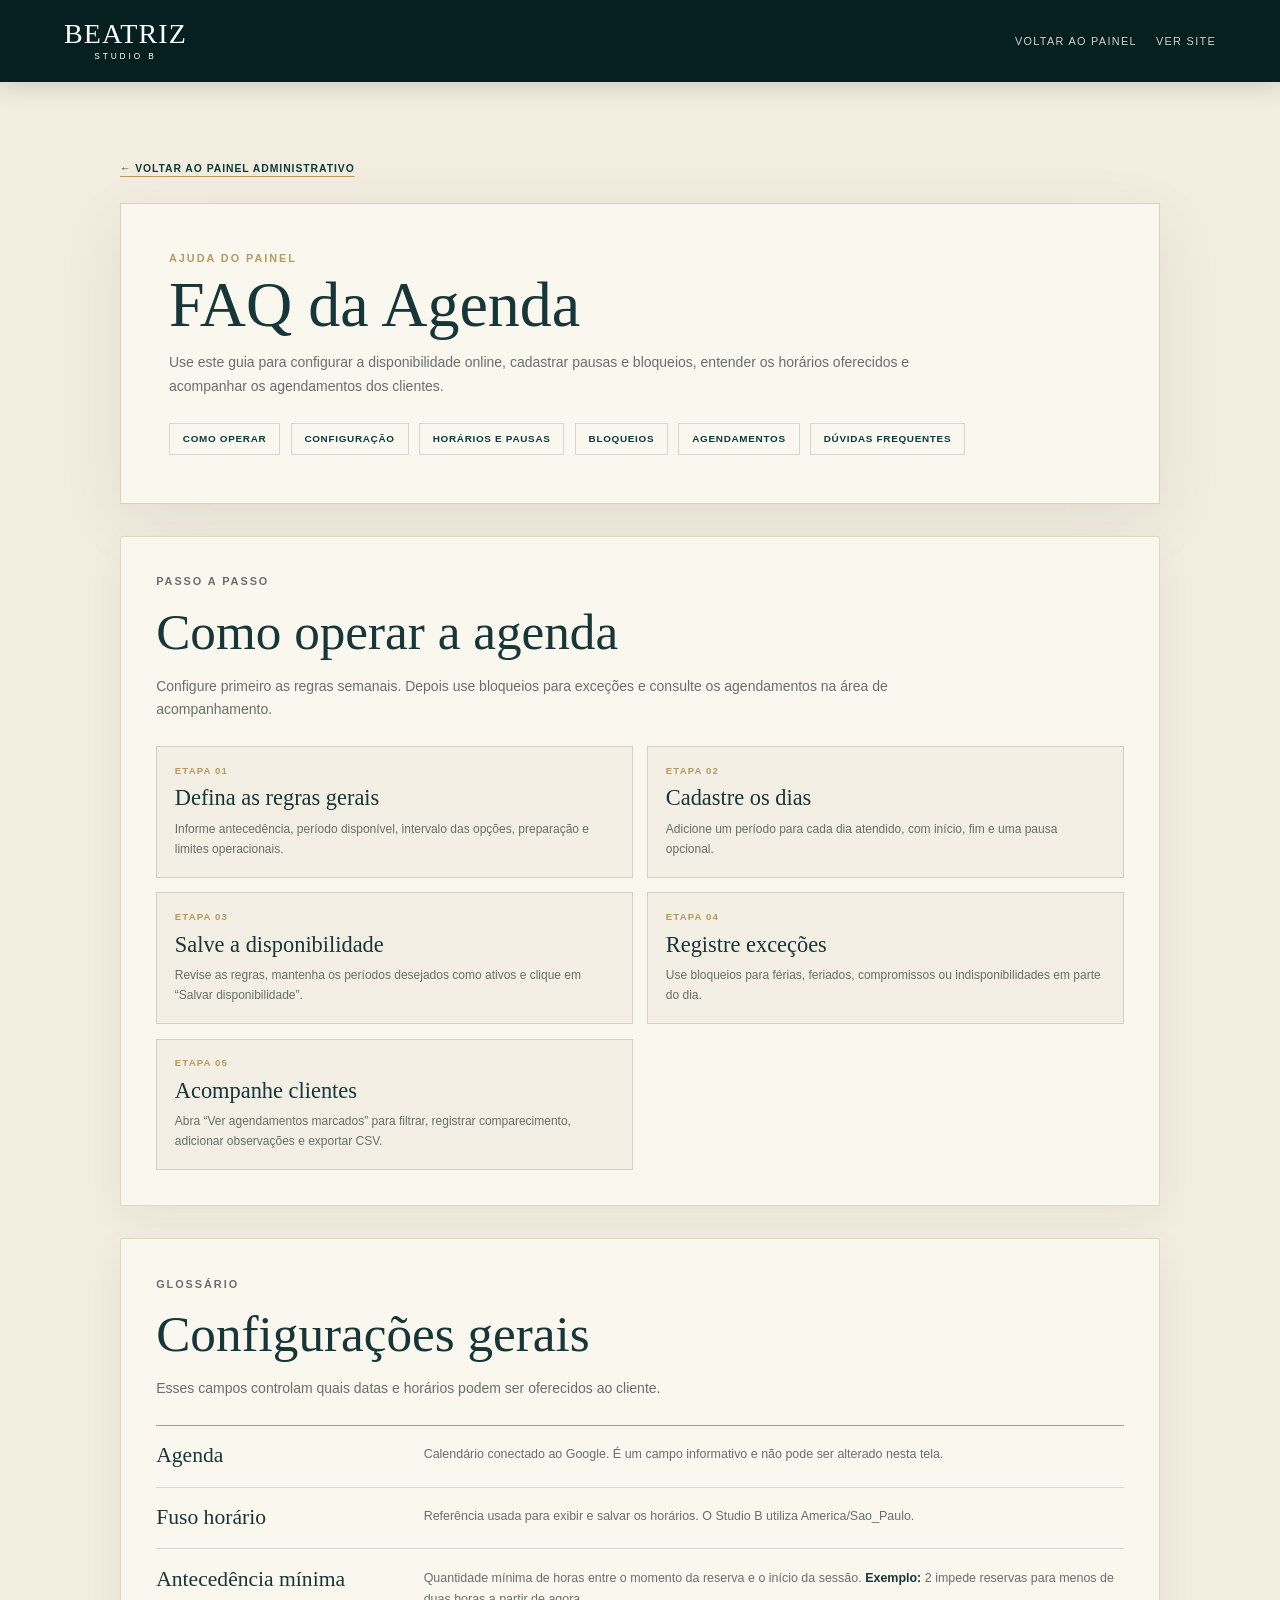
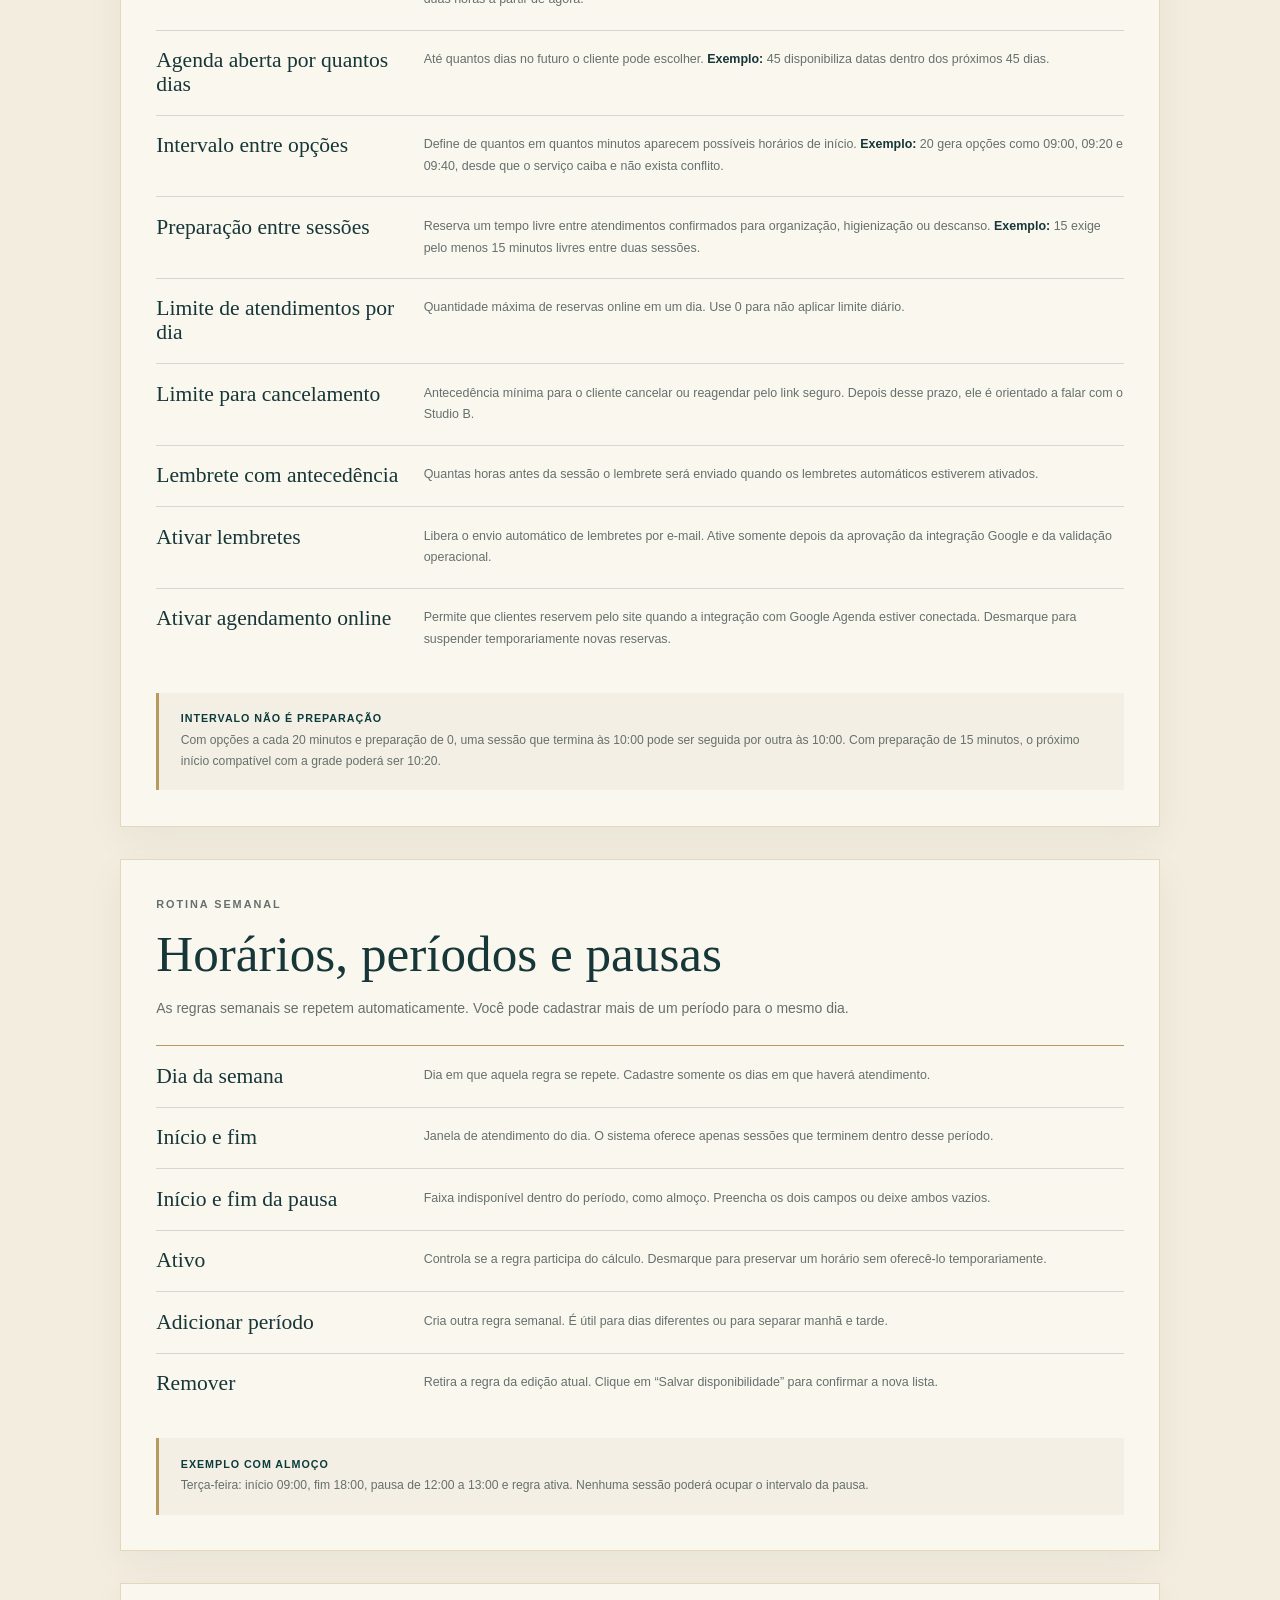
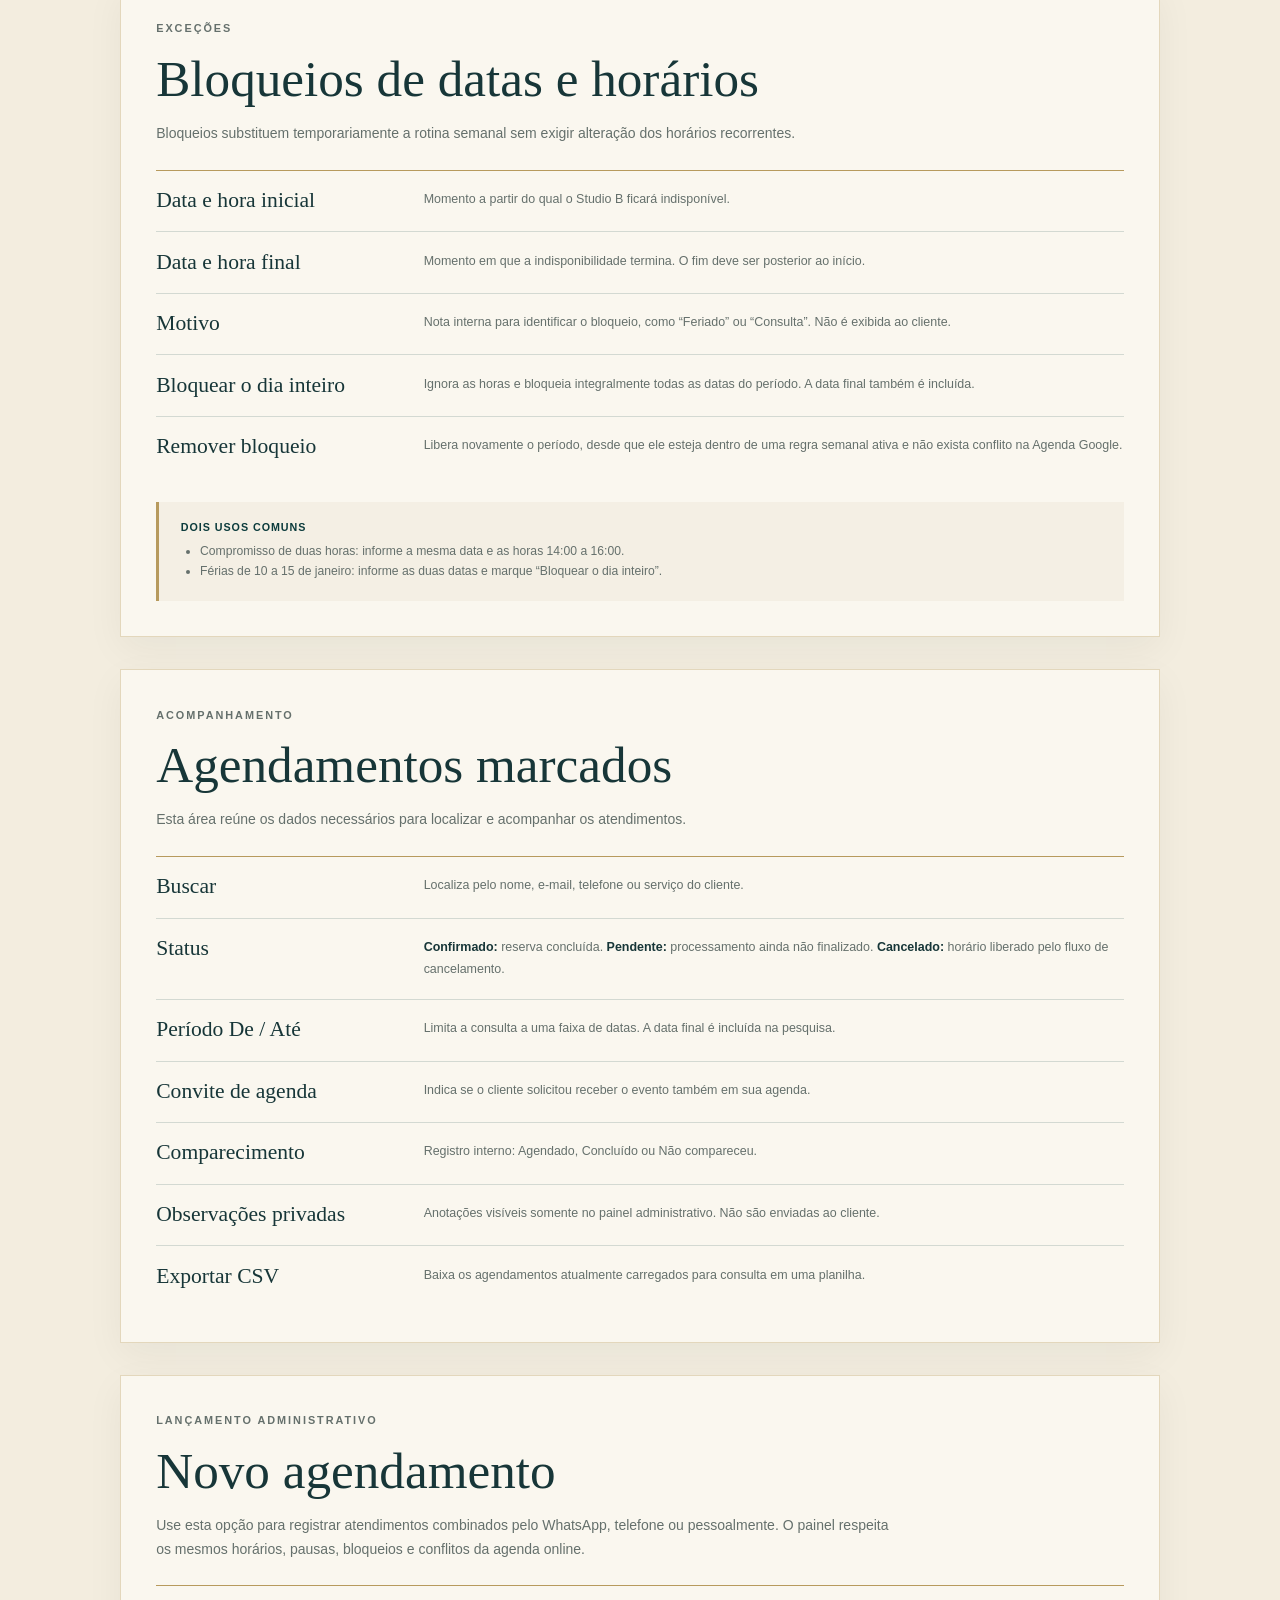
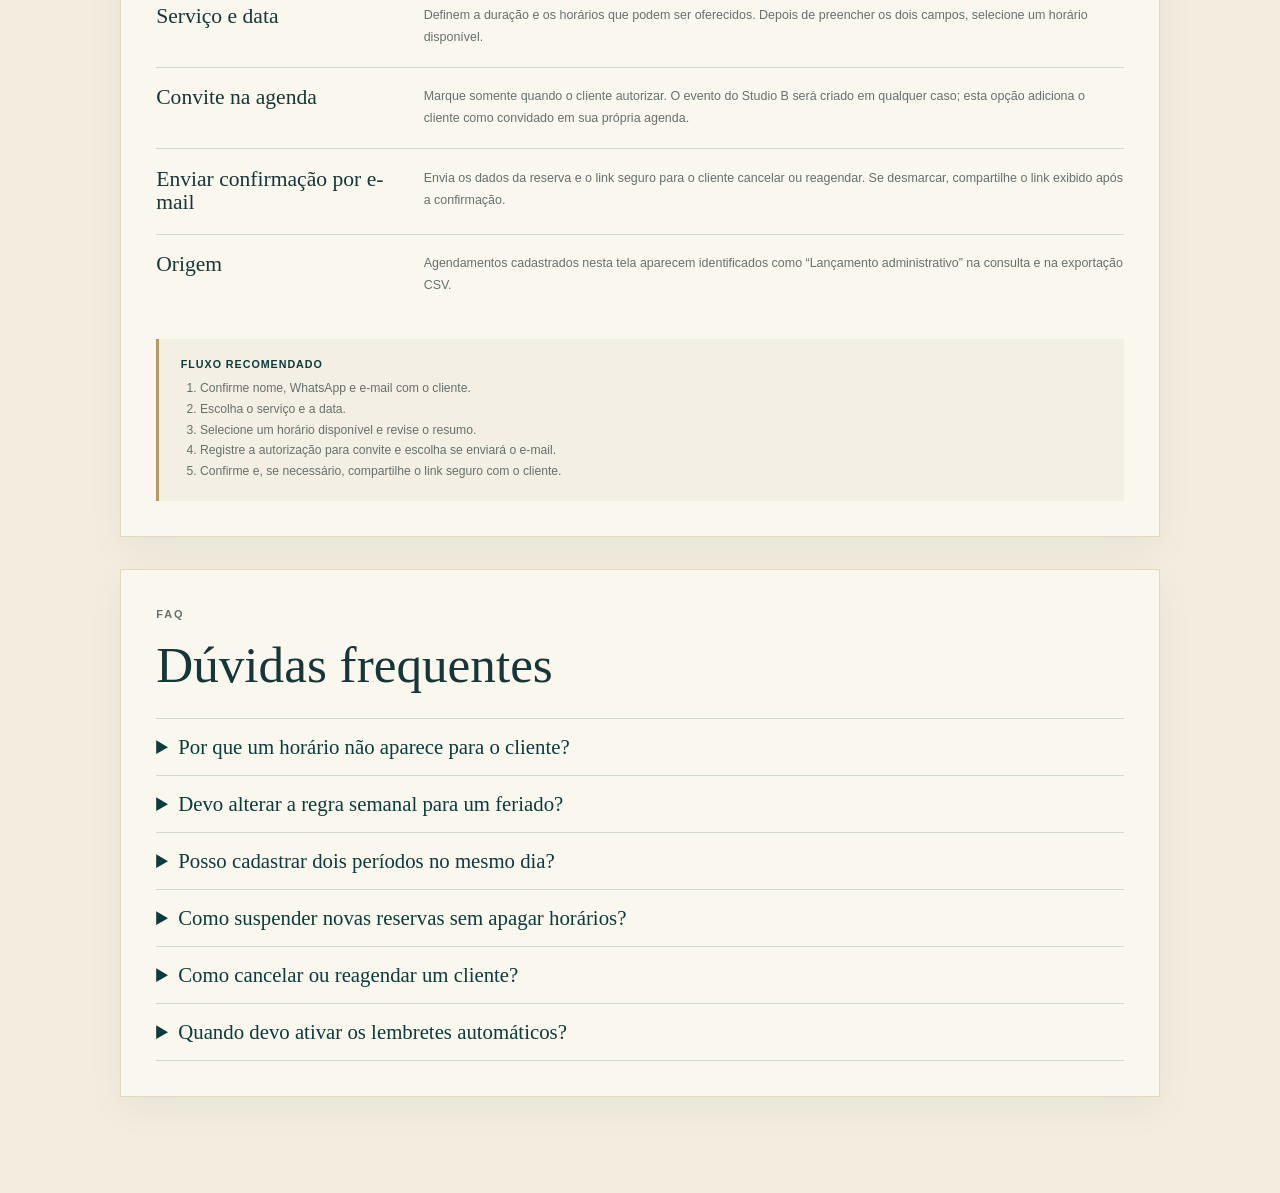
<file: admin-faq-agenda.html>
<!doctype html>
<html lang="pt-BR">
  <head>
    <meta charset="utf-8" />
    <meta name="viewport" content="width=device-width, initial-scale=1" />
    <meta name="theme-color" content="#082f30" />
    <meta name="robots" content="noindex, nofollow" />
    <meta name="referrer" content="strict-origin-when-cross-origin" />
    <meta http-equiv="Content-Security-Policy" content="default-src 'self'; style-src 'self' https://fonts.googleapis.com; font-src https://fonts.gstatic.com; img-src 'self' data:; object-src 'none'; base-uri 'self'; form-action 'self'; upgrade-insecure-requests" />
    <title>FAQ da Agenda | Studio B</title>
    <link rel="icon" type="image/svg+xml" href="favicon.svg" />
    <link rel="preconnect" href="https://fonts.googleapis.com" />
    <link rel="preconnect" href="https://fonts.gstatic.com" crossorigin />
    <link href="https://fonts.googleapis.com/css2?family=Cormorant+Garamond:wght@400;500;600&family=Manrope:wght@300;400;500;600&display=swap" rel="stylesheet" />
    <link rel="stylesheet" href="admin.css?v=11" />
  </head>
  <body>
    <header class="admin-header">
      <a class="admin-brand" href="index.html" aria-label="Voltar ao site">
        <span>BEATRIZ</span>
        <small>STUDIO B</small>
      </a>
      <div class="header-actions">
        <a href="admin.html">Voltar ao painel</a>
        <a href="index.html">Ver site</a>
      </div>
    </header>

    <main class="faq-main">
      <a class="faq-return" href="admin.html">← Voltar ao painel administrativo</a>
      <section class="faq-hero" aria-labelledby="faq-schedule-title">
        <p class="eyebrow">Ajuda do painel</p>
        <h1 id="faq-schedule-title">FAQ da Agenda</h1>
        <p>Use este guia para configurar a disponibilidade online, cadastrar pausas e bloqueios, entender os horários oferecidos e acompanhar os agendamentos dos clientes.</p>
        <nav class="faq-toc" aria-label="Nesta página">
          <a href="#operacao">Como operar</a>
          <a href="#configuracao">Configuração</a>
          <a href="#horarios">Horários e pausas</a>
          <a href="#bloqueios">Bloqueios</a>
          <a href="#agendamentos">Agendamentos</a>
          <a href="#duvidas">Dúvidas frequentes</a>
        </nav>
      </section>

      <section class="faq-section" id="operacao" aria-labelledby="schedule-operation-title">
        <div class="faq-section-heading">
          <p class="eyebrow">Passo a passo</p>
          <h2 id="schedule-operation-title">Como operar a agenda</h2>
          <p>Configure primeiro as regras semanais. Depois use bloqueios para exceções e consulte os agendamentos na área de acompanhamento.</p>
        </div>
        <div class="faq-steps">
          <article class="faq-step"><span>Etapa 01</span><h3>Defina as regras gerais</h3><p>Informe antecedência, período disponível, intervalo das opções, preparação e limites operacionais.</p></article>
          <article class="faq-step"><span>Etapa 02</span><h3>Cadastre os dias</h3><p>Adicione um período para cada dia atendido, com início, fim e uma pausa opcional.</p></article>
          <article class="faq-step"><span>Etapa 03</span><h3>Salve a disponibilidade</h3><p>Revise as regras, mantenha os períodos desejados como ativos e clique em “Salvar disponibilidade”.</p></article>
          <article class="faq-step"><span>Etapa 04</span><h3>Registre exceções</h3><p>Use bloqueios para férias, feriados, compromissos ou indisponibilidades em parte do dia.</p></article>
          <article class="faq-step"><span>Etapa 05</span><h3>Acompanhe clientes</h3><p>Abra “Ver agendamentos marcados” para filtrar, registrar comparecimento, adicionar observações e exportar CSV.</p></article>
        </div>
      </section>

      <section class="faq-section" id="configuracao" aria-labelledby="schedule-settings-title">
        <div class="faq-section-heading">
          <p class="eyebrow">Glossário</p>
          <h2 id="schedule-settings-title">Configurações gerais</h2>
          <p>Esses campos controlam quais datas e horários podem ser oferecidos ao cliente.</p>
        </div>
        <dl class="glossary-list">
          <div class="glossary-item"><dt>Agenda</dt><dd>Calendário conectado ao Google. É um campo informativo e não pode ser alterado nesta tela.</dd></div>
          <div class="glossary-item"><dt>Fuso horário</dt><dd>Referência usada para exibir e salvar os horários. O Studio B utiliza America/Sao_Paulo.</dd></div>
          <div class="glossary-item"><dt>Antecedência mínima</dt><dd>Quantidade mínima de horas entre o momento da reserva e o início da sessão. <strong>Exemplo:</strong> 2 impede reservas para menos de duas horas a partir de agora.</dd></div>
          <div class="glossary-item"><dt>Agenda aberta por quantos dias</dt><dd>Até quantos dias no futuro o cliente pode escolher. <strong>Exemplo:</strong> 45 disponibiliza datas dentro dos próximos 45 dias.</dd></div>
          <div class="glossary-item"><dt>Intervalo entre opções</dt><dd>Define de quantos em quantos minutos aparecem possíveis horários de início. <strong>Exemplo:</strong> 20 gera opções como 09:00, 09:20 e 09:40, desde que o serviço caiba e não exista conflito.</dd></div>
          <div class="glossary-item"><dt>Preparação entre sessões</dt><dd>Reserva um tempo livre entre atendimentos confirmados para organização, higienização ou descanso. <strong>Exemplo:</strong> 15 exige pelo menos 15 minutos livres entre duas sessões.</dd></div>
          <div class="glossary-item"><dt>Limite de atendimentos por dia</dt><dd>Quantidade máxima de reservas online em um dia. Use 0 para não aplicar limite diário.</dd></div>
          <div class="glossary-item"><dt>Limite para cancelamento</dt><dd>Antecedência mínima para o cliente cancelar ou reagendar pelo link seguro. Depois desse prazo, ele é orientado a falar com o Studio B.</dd></div>
          <div class="glossary-item"><dt>Lembrete com antecedência</dt><dd>Quantas horas antes da sessão o lembrete será enviado quando os lembretes automáticos estiverem ativados.</dd></div>
          <div class="glossary-item"><dt>Ativar lembretes</dt><dd>Libera o envio automático de lembretes por e-mail. Ative somente depois da aprovação da integração Google e da validação operacional.</dd></div>
          <div class="glossary-item"><dt>Ativar agendamento online</dt><dd>Permite que clientes reservem pelo site quando a integração com Google Agenda estiver conectada. Desmarque para suspender temporariamente novas reservas.</dd></div>
        </dl>
        <aside class="example-box">
          <strong>Intervalo não é preparação</strong>
          <p>Com opções a cada 20 minutos e preparação de 0, uma sessão que termina às 10:00 pode ser seguida por outra às 10:00. Com preparação de 15 minutos, o próximo início compatível com a grade poderá ser 10:20.</p>
        </aside>
      </section>

      <section class="faq-section" id="horarios" aria-labelledby="weekly-hours-title">
        <div class="faq-section-heading">
          <p class="eyebrow">Rotina semanal</p>
          <h2 id="weekly-hours-title">Horários, períodos e pausas</h2>
          <p>As regras semanais se repetem automaticamente. Você pode cadastrar mais de um período para o mesmo dia.</p>
        </div>
        <dl class="glossary-list">
          <div class="glossary-item"><dt>Dia da semana</dt><dd>Dia em que aquela regra se repete. Cadastre somente os dias em que haverá atendimento.</dd></div>
          <div class="glossary-item"><dt>Início e fim</dt><dd>Janela de atendimento do dia. O sistema oferece apenas sessões que terminem dentro desse período.</dd></div>
          <div class="glossary-item"><dt>Início e fim da pausa</dt><dd>Faixa indisponível dentro do período, como almoço. Preencha os dois campos ou deixe ambos vazios.</dd></div>
          <div class="glossary-item"><dt>Ativo</dt><dd>Controla se a regra participa do cálculo. Desmarque para preservar um horário sem oferecê-lo temporariamente.</dd></div>
          <div class="glossary-item"><dt>Adicionar período</dt><dd>Cria outra regra semanal. É útil para dias diferentes ou para separar manhã e tarde.</dd></div>
          <div class="glossary-item"><dt>Remover</dt><dd>Retira a regra da edição atual. Clique em “Salvar disponibilidade” para confirmar a nova lista.</dd></div>
        </dl>
        <aside class="example-box">
          <strong>Exemplo com almoço</strong>
          <p>Terça-feira: início 09:00, fim 18:00, pausa de 12:00 a 13:00 e regra ativa. Nenhuma sessão poderá ocupar o intervalo da pausa.</p>
        </aside>
      </section>

      <section class="faq-section" id="bloqueios" aria-labelledby="blocked-periods-help-title">
        <div class="faq-section-heading">
          <p class="eyebrow">Exceções</p>
          <h2 id="blocked-periods-help-title">Bloqueios de datas e horários</h2>
          <p>Bloqueios substituem temporariamente a rotina semanal sem exigir alteração dos horários recorrentes.</p>
        </div>
        <dl class="glossary-list">
          <div class="glossary-item"><dt>Data e hora inicial</dt><dd>Momento a partir do qual o Studio B ficará indisponível.</dd></div>
          <div class="glossary-item"><dt>Data e hora final</dt><dd>Momento em que a indisponibilidade termina. O fim deve ser posterior ao início.</dd></div>
          <div class="glossary-item"><dt>Motivo</dt><dd>Nota interna para identificar o bloqueio, como “Feriado” ou “Consulta”. Não é exibida ao cliente.</dd></div>
          <div class="glossary-item"><dt>Bloquear o dia inteiro</dt><dd>Ignora as horas e bloqueia integralmente todas as datas do período. A data final também é incluída.</dd></div>
          <div class="glossary-item"><dt>Remover bloqueio</dt><dd>Libera novamente o período, desde que ele esteja dentro de uma regra semanal ativa e não exista conflito na Agenda Google.</dd></div>
        </dl>
        <aside class="example-box">
          <strong>Dois usos comuns</strong>
          <ul><li>Compromisso de duas horas: informe a mesma data e as horas 14:00 a 16:00.</li><li>Férias de 10 a 15 de janeiro: informe as duas datas e marque “Bloquear o dia inteiro”.</li></ul>
        </aside>
      </section>

      <section class="faq-section" id="agendamentos" aria-labelledby="appointments-help-title">
        <div class="faq-section-heading">
          <p class="eyebrow">Acompanhamento</p>
          <h2 id="appointments-help-title">Agendamentos marcados</h2>
          <p>Esta área reúne os dados necessários para localizar e acompanhar os atendimentos.</p>
        </div>
        <dl class="glossary-list">
          <div class="glossary-item"><dt>Buscar</dt><dd>Localiza pelo nome, e-mail, telefone ou serviço do cliente.</dd></div>
          <div class="glossary-item"><dt>Status</dt><dd><strong>Confirmado:</strong> reserva concluída. <strong>Pendente:</strong> processamento ainda não finalizado. <strong>Cancelado:</strong> horário liberado pelo fluxo de cancelamento.</dd></div>
          <div class="glossary-item"><dt>Período De / Até</dt><dd>Limita a consulta a uma faixa de datas. A data final é incluída na pesquisa.</dd></div>
          <div class="glossary-item"><dt>Convite de agenda</dt><dd>Indica se o cliente solicitou receber o evento também em sua agenda.</dd></div>
          <div class="glossary-item"><dt>Comparecimento</dt><dd>Registro interno: Agendado, Concluído ou Não compareceu.</dd></div>
          <div class="glossary-item"><dt>Observações privadas</dt><dd>Anotações visíveis somente no painel administrativo. Não são enviadas ao cliente.</dd></div>
          <div class="glossary-item"><dt>Exportar CSV</dt><dd>Baixa os agendamentos atualmente carregados para consulta em uma planilha.</dd></div>
        </dl>
      </section>

      <section class="faq-section" id="novo-agendamento" aria-labelledby="manual-booking-help-title">
        <div class="faq-section-heading">
          <p class="eyebrow">Lançamento administrativo</p>
          <h2 id="manual-booking-help-title">Novo agendamento</h2>
          <p>Use esta opção para registrar atendimentos combinados pelo WhatsApp, telefone ou pessoalmente. O painel respeita os mesmos horários, pausas, bloqueios e conflitos da agenda online.</p>
        </div>
        <dl class="glossary-list">
          <div class="glossary-item"><dt>Serviço e data</dt><dd>Definem a duração e os horários que podem ser oferecidos. Depois de preencher os dois campos, selecione um horário disponível.</dd></div>
          <div class="glossary-item"><dt>Convite na agenda</dt><dd>Marque somente quando o cliente autorizar. O evento do Studio B será criado em qualquer caso; esta opção adiciona o cliente como convidado em sua própria agenda.</dd></div>
          <div class="glossary-item"><dt>Enviar confirmação por e-mail</dt><dd>Envia os dados da reserva e o link seguro para o cliente cancelar ou reagendar. Se desmarcar, compartilhe o link exibido após a confirmação.</dd></div>
          <div class="glossary-item"><dt>Origem</dt><dd>Agendamentos cadastrados nesta tela aparecem identificados como “Lançamento administrativo” na consulta e na exportação CSV.</dd></div>
        </dl>
        <aside class="example-box">
          <strong>Fluxo recomendado</strong>
          <ol><li>Confirme nome, WhatsApp e e-mail com o cliente.</li><li>Escolha o serviço e a data.</li><li>Selecione um horário disponível e revise o resumo.</li><li>Registre a autorização para convite e escolha se enviará o e-mail.</li><li>Confirme e, se necessário, compartilhe o link seguro com o cliente.</li></ol>
        </aside>
      </section>

      <section class="faq-section" id="duvidas" aria-labelledby="schedule-questions-title">
        <div class="faq-section-heading">
          <p class="eyebrow">FAQ</p>
          <h2 id="schedule-questions-title">Dúvidas frequentes</h2>
        </div>
        <details class="faq-question"><summary>Por que um horário não aparece para o cliente?</summary><div><p>Verifique a regra semanal, a pausa, a duração do serviço, a antecedência mínima, a preparação, o limite diário, os bloqueios cadastrados, os agendamentos existentes e os eventos ocupados no Google Agenda.</p></div></details>
        <details class="faq-question"><summary>Devo alterar a regra semanal para um feriado?</summary><div><p>Não. Cadastre um bloqueio de dia inteiro. Assim, a rotina semanal continuará válida para as semanas seguintes.</p></div></details>
        <details class="faq-question"><summary>Posso cadastrar dois períodos no mesmo dia?</summary><div><p>Sim. Por exemplo, 09:00–12:00 e 14:00–18:00. Evite períodos sobrepostos e salve a disponibilidade depois da alteração.</p></div></details>
        <details class="faq-question"><summary>Como suspender novas reservas sem apagar horários?</summary><div><p>Desmarque “Ativar agendamento online” e salve. As regras permanecem cadastradas para uma futura reativação.</p></div></details>
        <details class="faq-question"><summary>Como cancelar ou reagendar um cliente?</summary><div><p>O cliente usa o link seguro recebido por e-mail. A área administrativa acompanha o resultado e registra informações internas, mas não substitui esse fluxo seguro.</p></div></details>
        <details class="faq-question"><summary>Quando devo ativar os lembretes automáticos?</summary><div><p>Somente após a aprovação da integração Google e a confirmação de que o processo de envio está operacional. Até lá, mantenha a opção desmarcada.</p></div></details>
      </section>
    </main>
  </body>
</html>
</file>
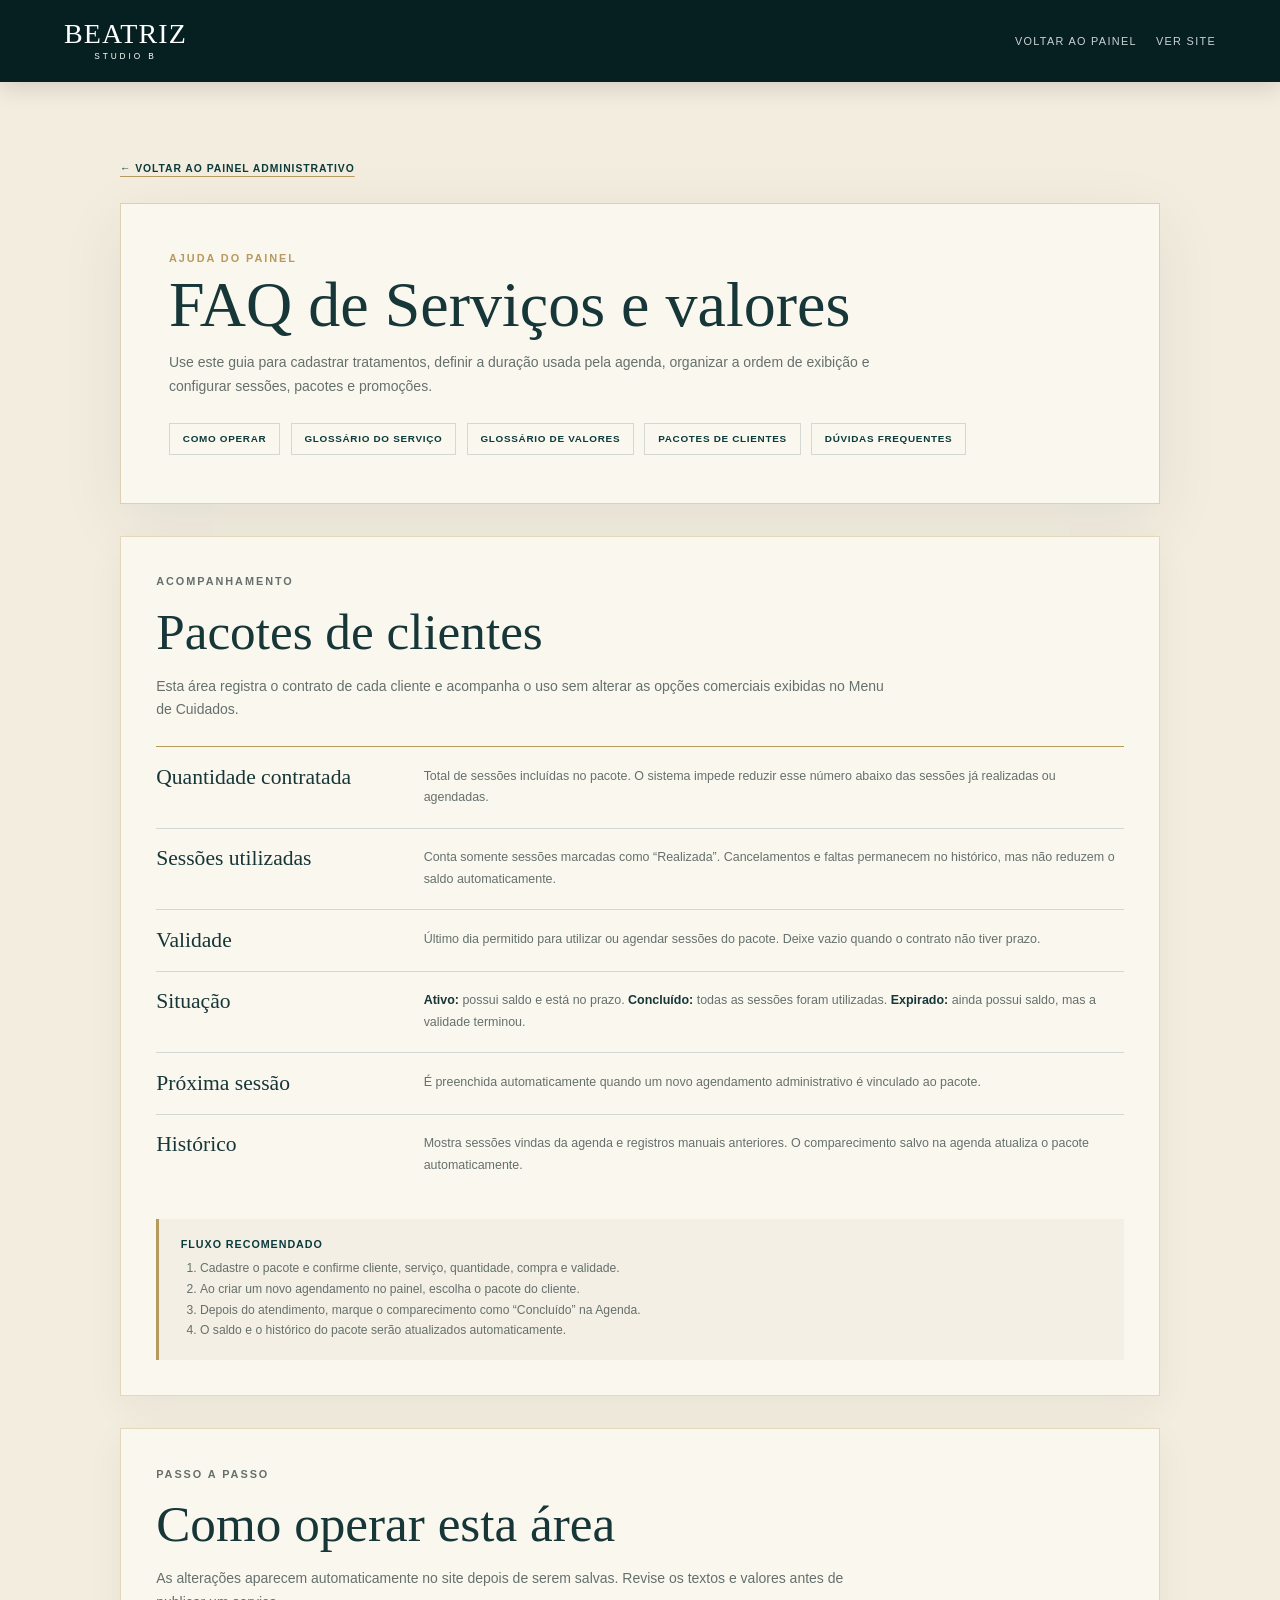
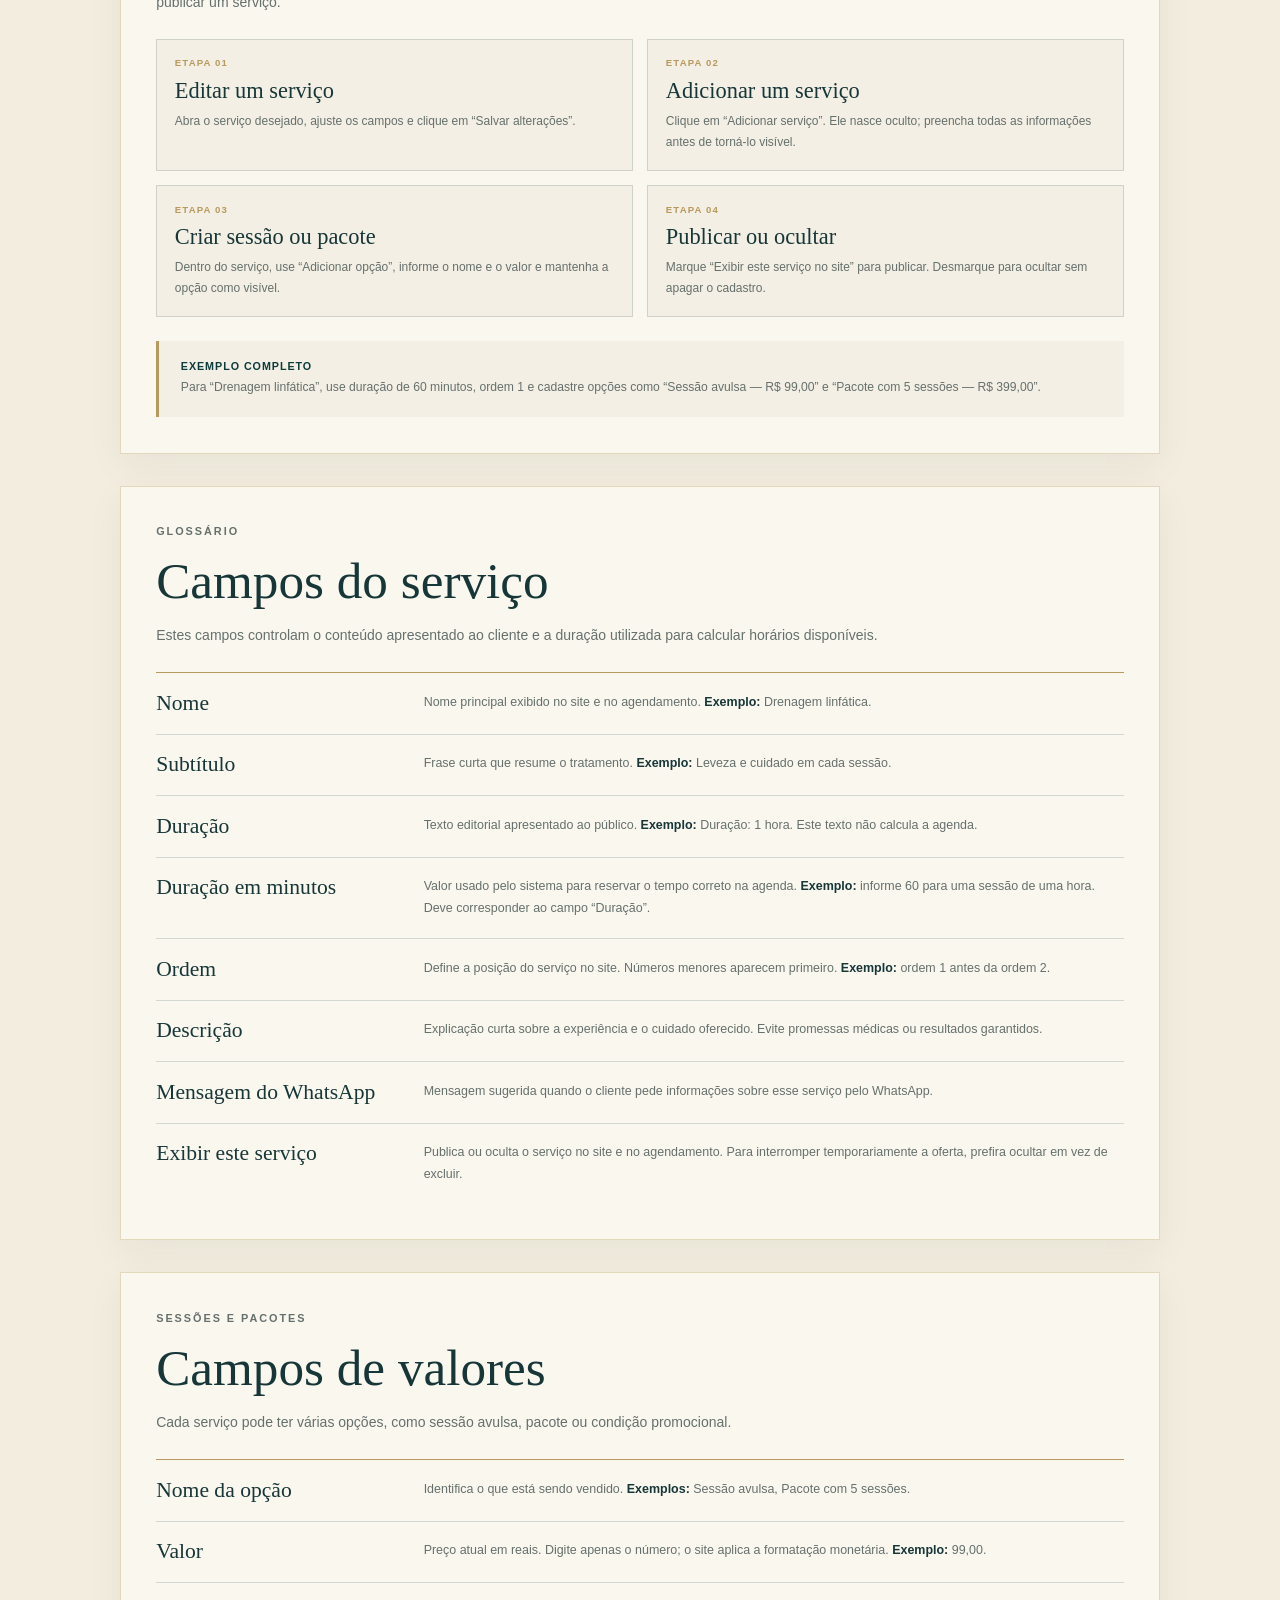
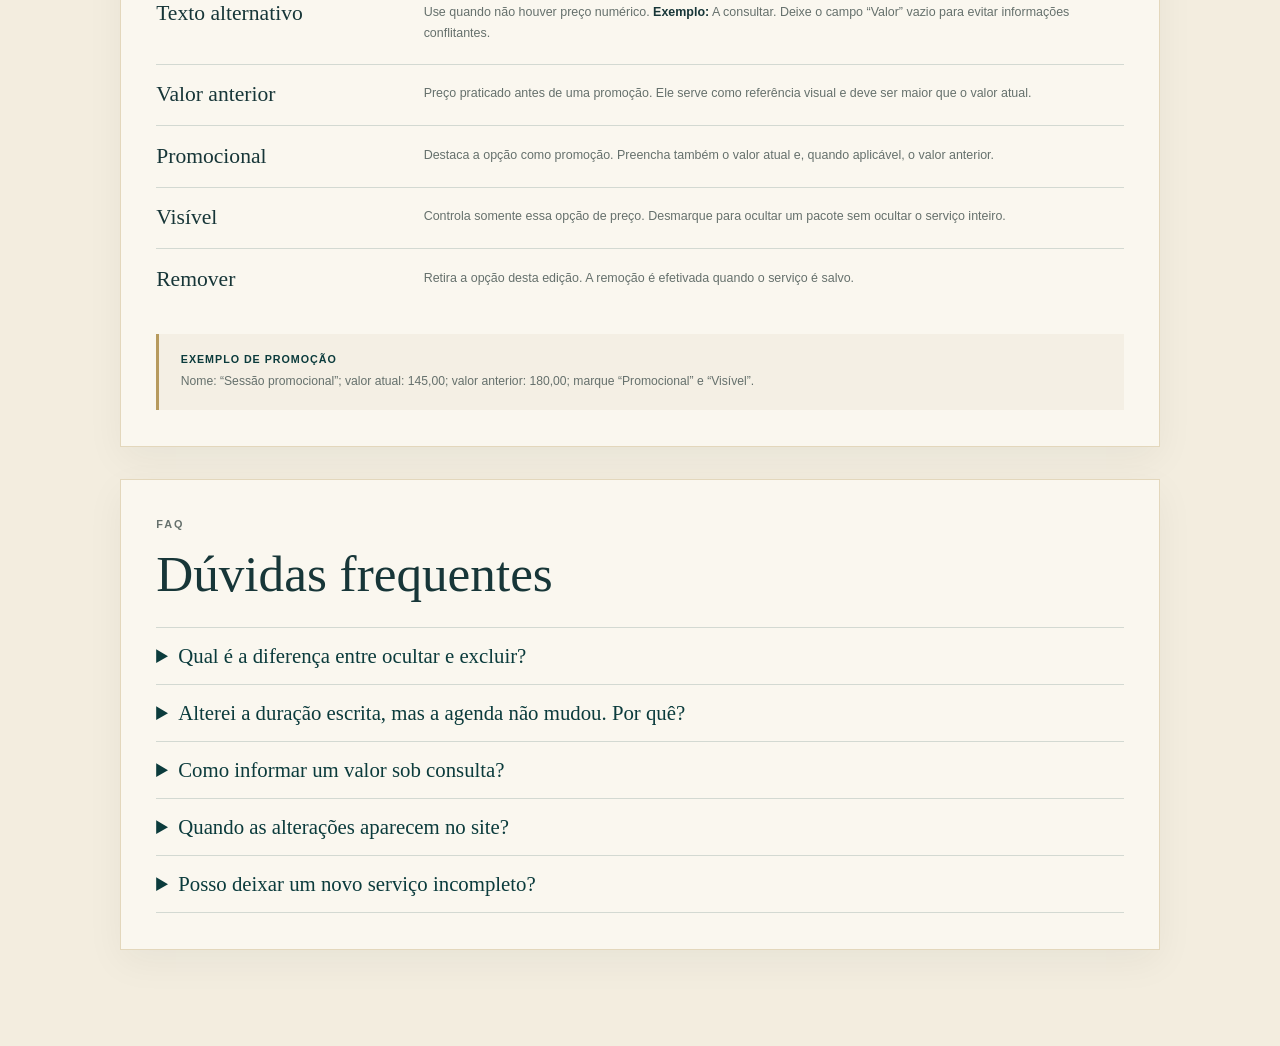
<file: admin-faq-servicos.html>
<!doctype html>
<html lang="pt-BR">
  <head>
    <meta charset="utf-8" />
    <meta name="viewport" content="width=device-width, initial-scale=1" />
    <meta name="theme-color" content="#082f30" />
    <meta name="robots" content="noindex, nofollow" />
    <meta name="referrer" content="strict-origin-when-cross-origin" />
    <meta http-equiv="Content-Security-Policy" content="default-src 'self'; style-src 'self' https://fonts.googleapis.com; font-src https://fonts.gstatic.com; img-src 'self' data:; object-src 'none'; base-uri 'self'; form-action 'self'; upgrade-insecure-requests" />
    <title>FAQ de Serviços e valores | Studio B</title>
    <link rel="icon" type="image/svg+xml" href="favicon.svg" />
    <link rel="preconnect" href="https://fonts.googleapis.com" />
    <link rel="preconnect" href="https://fonts.gstatic.com" crossorigin />
    <link href="https://fonts.googleapis.com/css2?family=Cormorant+Garamond:wght@400;500;600&family=Manrope:wght@300;400;500;600&display=swap" rel="stylesheet" />
    <link rel="stylesheet" href="admin.css?v=14" />
  </head>
  <body>
    <header class="admin-header">
      <a class="admin-brand" href="index.html" aria-label="Voltar ao site">
        <span>BEATRIZ</span>
        <small>STUDIO B</small>
      </a>
      <div class="header-actions">
        <a href="admin.html">Voltar ao painel</a>
        <a href="index.html">Ver site</a>
      </div>
    </header>

    <main class="faq-main">
      <a class="faq-return" href="admin.html">← Voltar ao painel administrativo</a>
      <section class="faq-hero" aria-labelledby="faq-services-title">
        <p class="eyebrow">Ajuda do painel</p>
        <h1 id="faq-services-title">FAQ de Serviços e valores</h1>
        <p>Use este guia para cadastrar tratamentos, definir a duração usada pela agenda, organizar a ordem de exibição e configurar sessões, pacotes e promoções.</p>
        <nav class="faq-toc" aria-label="Nesta página">
          <a href="#operacao">Como operar</a>
          <a href="#servicos">Glossário do serviço</a>
          <a href="#valores">Glossário de valores</a>
          <a href="#pacotes-clientes">Pacotes de clientes</a>
          <a href="#duvidas">Dúvidas frequentes</a>
        </nav>
      </section>

      <section class="faq-section" id="pacotes-clientes" aria-labelledby="client-packages-title">
        <div class="faq-section-heading">
          <p class="eyebrow">Acompanhamento</p>
          <h2 id="client-packages-title">Pacotes de clientes</h2>
          <p>Esta área registra o contrato de cada cliente e acompanha o uso sem alterar as opções comerciais exibidas no Menu de Cuidados.</p>
        </div>
        <dl class="glossary-list">
          <div class="glossary-item"><dt>Quantidade contratada</dt><dd>Total de sessões incluídas no pacote. O sistema impede reduzir esse número abaixo das sessões já realizadas ou agendadas.</dd></div>
          <div class="glossary-item"><dt>Sessões utilizadas</dt><dd>Conta somente sessões marcadas como “Realizada”. Cancelamentos e faltas permanecem no histórico, mas não reduzem o saldo automaticamente.</dd></div>
          <div class="glossary-item"><dt>Validade</dt><dd>Último dia permitido para utilizar ou agendar sessões do pacote. Deixe vazio quando o contrato não tiver prazo.</dd></div>
          <div class="glossary-item"><dt>Situação</dt><dd><strong>Ativo:</strong> possui saldo e está no prazo. <strong>Concluído:</strong> todas as sessões foram utilizadas. <strong>Expirado:</strong> ainda possui saldo, mas a validade terminou.</dd></div>
          <div class="glossary-item"><dt>Próxima sessão</dt><dd>É preenchida automaticamente quando um novo agendamento administrativo é vinculado ao pacote.</dd></div>
          <div class="glossary-item"><dt>Histórico</dt><dd>Mostra sessões vindas da agenda e registros manuais anteriores. O comparecimento salvo na agenda atualiza o pacote automaticamente.</dd></div>
        </dl>
        <aside class="example-box">
          <strong>Fluxo recomendado</strong>
          <ol><li>Cadastre o pacote e confirme cliente, serviço, quantidade, compra e validade.</li><li>Ao criar um novo agendamento no painel, escolha o pacote do cliente.</li><li>Depois do atendimento, marque o comparecimento como “Concluído” na Agenda.</li><li>O saldo e o histórico do pacote serão atualizados automaticamente.</li></ol>
        </aside>
      </section>

      <section class="faq-section" id="operacao" aria-labelledby="services-operation-title">
        <div class="faq-section-heading">
          <p class="eyebrow">Passo a passo</p>
          <h2 id="services-operation-title">Como operar esta área</h2>
          <p>As alterações aparecem automaticamente no site depois de serem salvas. Revise os textos e valores antes de publicar um serviço.</p>
        </div>
        <div class="faq-steps">
          <article class="faq-step"><span>Etapa 01</span><h3>Editar um serviço</h3><p>Abra o serviço desejado, ajuste os campos e clique em “Salvar alterações”.</p></article>
          <article class="faq-step"><span>Etapa 02</span><h3>Adicionar um serviço</h3><p>Clique em “Adicionar serviço”. Ele nasce oculto; preencha todas as informações antes de torná-lo visível.</p></article>
          <article class="faq-step"><span>Etapa 03</span><h3>Criar sessão ou pacote</h3><p>Dentro do serviço, use “Adicionar opção”, informe o nome e o valor e mantenha a opção como visível.</p></article>
          <article class="faq-step"><span>Etapa 04</span><h3>Publicar ou ocultar</h3><p>Marque “Exibir este serviço no site” para publicar. Desmarque para ocultar sem apagar o cadastro.</p></article>
        </div>
        <aside class="example-box">
          <strong>Exemplo completo</strong>
          <p>Para “Drenagem linfática”, use duração de 60 minutos, ordem 1 e cadastre opções como “Sessão avulsa — R$ 99,00” e “Pacote com 5 sessões — R$ 399,00”.</p>
        </aside>
      </section>

      <section class="faq-section" id="servicos" aria-labelledby="services-glossary-title">
        <div class="faq-section-heading">
          <p class="eyebrow">Glossário</p>
          <h2 id="services-glossary-title">Campos do serviço</h2>
          <p>Estes campos controlam o conteúdo apresentado ao cliente e a duração utilizada para calcular horários disponíveis.</p>
        </div>
        <dl class="glossary-list">
          <div class="glossary-item"><dt>Nome</dt><dd>Nome principal exibido no site e no agendamento. <strong>Exemplo:</strong> Drenagem linfática.</dd></div>
          <div class="glossary-item"><dt>Subtítulo</dt><dd>Frase curta que resume o tratamento. <strong>Exemplo:</strong> Leveza e cuidado em cada sessão.</dd></div>
          <div class="glossary-item"><dt>Duração</dt><dd>Texto editorial apresentado ao público. <strong>Exemplo:</strong> Duração: 1 hora. Este texto não calcula a agenda.</dd></div>
          <div class="glossary-item"><dt>Duração em minutos</dt><dd>Valor usado pelo sistema para reservar o tempo correto na agenda. <strong>Exemplo:</strong> informe 60 para uma sessão de uma hora. Deve corresponder ao campo “Duração”.</dd></div>
          <div class="glossary-item"><dt>Ordem</dt><dd>Define a posição do serviço no site. Números menores aparecem primeiro. <strong>Exemplo:</strong> ordem 1 antes da ordem 2.</dd></div>
          <div class="glossary-item"><dt>Descrição</dt><dd>Explicação curta sobre a experiência e o cuidado oferecido. Evite promessas médicas ou resultados garantidos.</dd></div>
          <div class="glossary-item"><dt>Mensagem do WhatsApp</dt><dd>Mensagem sugerida quando o cliente pede informações sobre esse serviço pelo WhatsApp.</dd></div>
          <div class="glossary-item"><dt>Exibir este serviço</dt><dd>Publica ou oculta o serviço no site e no agendamento. Para interromper temporariamente a oferta, prefira ocultar em vez de excluir.</dd></div>
        </dl>
      </section>

      <section class="faq-section" id="valores" aria-labelledby="prices-glossary-title">
        <div class="faq-section-heading">
          <p class="eyebrow">Sessões e pacotes</p>
          <h2 id="prices-glossary-title">Campos de valores</h2>
          <p>Cada serviço pode ter várias opções, como sessão avulsa, pacote ou condição promocional.</p>
        </div>
        <dl class="glossary-list">
          <div class="glossary-item"><dt>Nome da opção</dt><dd>Identifica o que está sendo vendido. <strong>Exemplos:</strong> Sessão avulsa, Pacote com 5 sessões.</dd></div>
          <div class="glossary-item"><dt>Valor</dt><dd>Preço atual em reais. Digite apenas o número; o site aplica a formatação monetária. <strong>Exemplo:</strong> 99,00.</dd></div>
          <div class="glossary-item"><dt>Texto alternativo</dt><dd>Use quando não houver preço numérico. <strong>Exemplo:</strong> A consultar. Deixe o campo “Valor” vazio para evitar informações conflitantes.</dd></div>
          <div class="glossary-item"><dt>Valor anterior</dt><dd>Preço praticado antes de uma promoção. Ele serve como referência visual e deve ser maior que o valor atual.</dd></div>
          <div class="glossary-item"><dt>Promocional</dt><dd>Destaca a opção como promoção. Preencha também o valor atual e, quando aplicável, o valor anterior.</dd></div>
          <div class="glossary-item"><dt>Visível</dt><dd>Controla somente essa opção de preço. Desmarque para ocultar um pacote sem ocultar o serviço inteiro.</dd></div>
          <div class="glossary-item"><dt>Remover</dt><dd>Retira a opção desta edição. A remoção é efetivada quando o serviço é salvo.</dd></div>
        </dl>
        <aside class="example-box">
          <strong>Exemplo de promoção</strong>
          <p>Nome: “Sessão promocional”; valor atual: 145,00; valor anterior: 180,00; marque “Promocional” e “Visível”.</p>
        </aside>
      </section>

      <section class="faq-section" id="duvidas" aria-labelledby="services-questions-title">
        <div class="faq-section-heading">
          <p class="eyebrow">FAQ</p>
          <h2 id="services-questions-title">Dúvidas frequentes</h2>
        </div>
        <details class="faq-question"><summary>Qual é a diferença entre ocultar e excluir?</summary><div><p>Ocultar preserva o cadastro para uso futuro. Excluir tenta remover o serviço e seus valores de forma permanente. Serviços relacionados a registros existentes podem não aceitar exclusão; nesses casos, mantenha-os ocultos.</p></div></details>
        <details class="faq-question"><summary>Alterei a duração escrita, mas a agenda não mudou. Por quê?</summary><div><p>O texto “Duração” é apenas visual. A agenda utiliza “Duração em minutos”. Atualize os dois campos para que a informação pública e o cálculo permaneçam iguais.</p></div></details>
        <details class="faq-question"><summary>Como informar um valor sob consulta?</summary><div><p>Deixe “Valor” vazio e preencha “Texto alternativo” com “A consultar”. Não marque como promocional.</p></div></details>
        <details class="faq-question"><summary>Quando as alterações aparecem no site?</summary><div><p>Depois de clicar em “Salvar alterações”, o site passa a consultar os novos dados. Atualize a página pública para conferir.</p></div></details>
        <details class="faq-question"><summary>Posso deixar um novo serviço incompleto?</summary><div><p>Sim, desde que permaneça oculto. Só marque “Exibir este serviço no site” depois de revisar nome, descrição, duração e opções de preço.</p></div></details>
      </section>
    </main>
  </body>
</html>
</file>
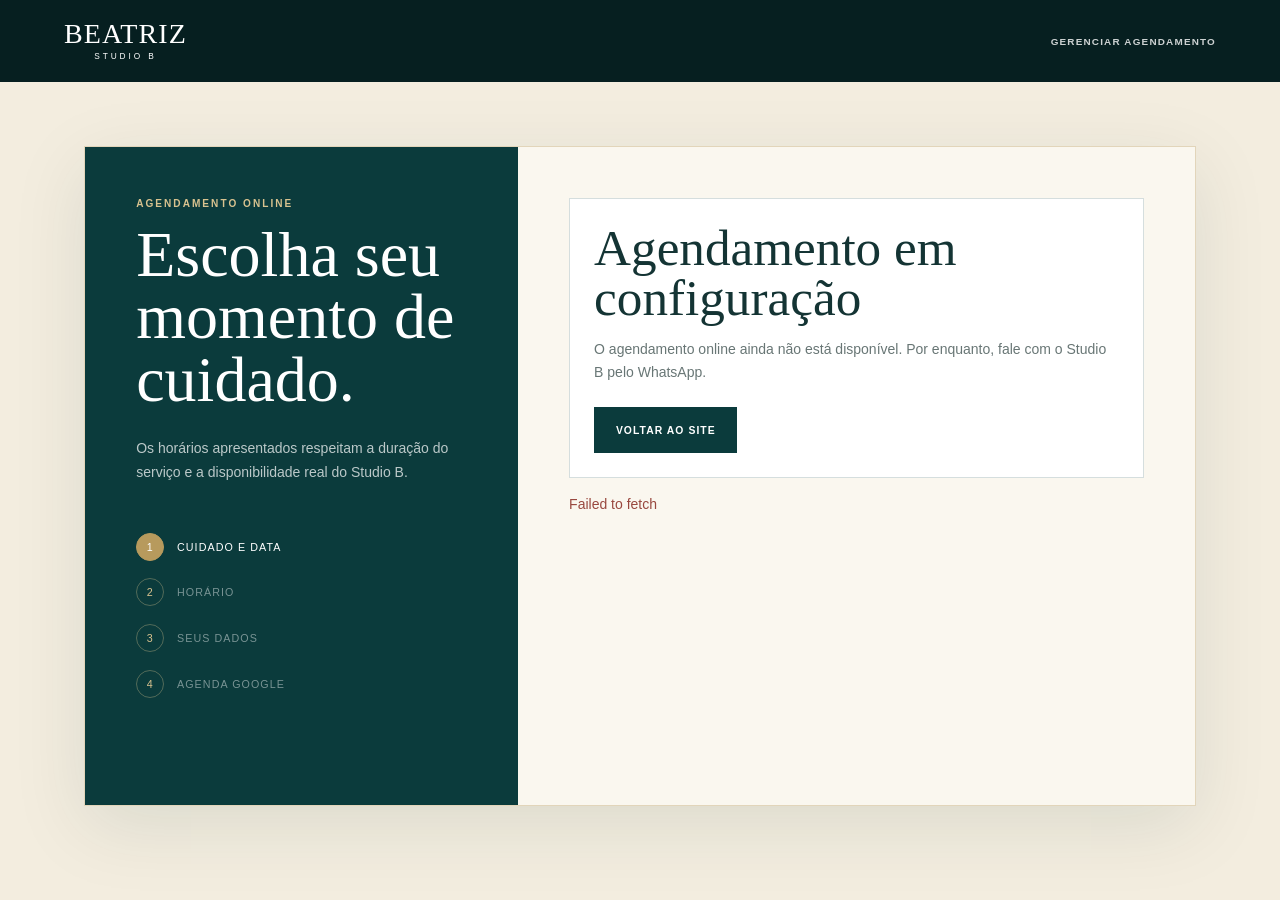
<file: booking.html>
<!doctype html>
<html lang="pt-BR">
  <head>
    <meta charset="utf-8" />
    <meta name="viewport" content="width=device-width, initial-scale=1" />
    <meta name="theme-color" content="#082f30" />
    <meta name="robots" content="noindex" />
    <meta name="referrer" content="strict-origin-when-cross-origin" />
    <meta http-equiv="Content-Security-Policy" content="default-src 'self'; script-src 'self'; style-src 'self' https://fonts.googleapis.com; font-src https://fonts.gstatic.com; img-src 'self' data:; connect-src 'self' https://exqprqsnxdyzonkjippe.supabase.co; object-src 'none'; base-uri 'self'; form-action 'self'; upgrade-insecure-requests" />
    <title>Agendar atendimento | Studio B</title>
    <link rel="icon" type="image/svg+xml" href="favicon.svg" />
    <link rel="canonical" href="https://www.beatrizrogoziz.com.br/booking.html" />
    <link rel="preconnect" href="https://fonts.googleapis.com" />
    <link rel="preconnect" href="https://fonts.gstatic.com" crossorigin />
    <link href="https://fonts.googleapis.com/css2?family=Cormorant+Garamond:wght@400;500;600&family=Manrope:wght@300;400;500;600&display=swap" rel="stylesheet" />
    <link rel="stylesheet" href="booking.css?v=6" />
    <script src="supabase-config.js?v=2" defer></script>
    <script src="booking.js?v=3" defer></script>
  </head>
  <body>
    <header class="booking-header">
      <a class="booking-brand" href="index.html" aria-label="Voltar ao site do Studio B">
        <span>BEATRIZ</span><small>STUDIO B</small>
      </a>
      <a class="header-link" href="gerenciar-agendamento.html">Gerenciar agendamento</a>
    </header>

    <main class="booking-main">
      <section class="booking-shell" aria-labelledby="booking-title">
        <aside class="booking-intro">
          <p class="eyebrow">Agendamento online</p>
          <h1 id="booking-title">Escolha seu momento de cuidado.</h1>
          <p>Os horários apresentados respeitam a duração do serviço e a disponibilidade real do Studio B.</p>
          <ol class="steps" aria-label="Etapas do agendamento">
            <li class="active" data-step-marker="1"><span>1</span> Cuidado e data</li>
            <li data-step-marker="2"><span>2</span> Horário</li>
            <li data-step-marker="3"><span>3</span> Seus dados</li>
            <li data-step-marker="4"><span>4</span> Agenda Google</li>
          </ol>
        </aside>

        <div class="booking-panel">
          <div class="loading-state" data-loading>Consultando a agenda…</div>
          <div class="notice error" data-config-error hidden>
            <h2>Agendamento em configuração</h2>
            <p>O agendamento online ainda não está disponível. Por enquanto, fale com o Studio B pelo WhatsApp.</p>
            <a class="button primary" href="index.html#agendamento">Voltar ao site</a>
          </div>

          <form data-booking-form hidden>
            <fieldset data-step="1">
              <legend>Escolha o cuidado e veja as datas disponíveis</legend>
              <p class="field-help">Você só precisará informar seus dados depois de escolher um horário.</p>
              <label>Serviço<select name="service_id" required><option value="">Selecione</option></select></label>
              <div class="booking-options" data-booking-options aria-live="polite">
                <p class="empty-state">Escolha um serviço para ver as opções de sessão e pacote.</p>
              </div>
              <div class="available-dates" data-available-dates aria-live="polite">
                <p class="empty-state">Escolha um serviço para consultar as próximas datas disponíveis.</p>
              </div>
              <input name="date" type="hidden" required />
              <div class="form-actions end"><button class="button primary" type="button" data-next="2">Escolher horário</button></div>
            </fieldset>

            <fieldset data-step="2" hidden>
              <legend>Escolha um horário</legend>
              <p class="selected-date" data-selected-date></p>
              <div class="slots" data-slots aria-live="polite">
                <p class="empty-state">Consultando os horários desta data…</p>
              </div>
              <input name="starts_at" type="hidden" required />
              <div class="form-actions"><button class="button secondary" type="button" data-back="1">Trocar data</button><button class="button primary" type="button" data-next="3">Continuar</button></div>
            </fieldset>

            <fieldset data-step="3" hidden>
              <legend>Seus dados</legend>
              <p class="field-help">Não é necessário criar uma conta.</p>
              <label>Nome completo<input name="name" autocomplete="name" maxlength="100" required /></label>
              <label>WhatsApp<input name="phone" type="tel" inputmode="tel" autocomplete="tel" placeholder="(11) 99999-9999" required /></label>
              <label>E-mail<input name="email" type="email" autocomplete="email" required /></label>
              <div class="form-actions"><button class="button secondary" type="button" data-back="2">Voltar</button><button class="button primary" type="button" data-next="4">Continuar</button></div>
            </fieldset>

            <fieldset data-step="4" hidden>
              <legend>Adicionar à sua Agenda Google?</legend>
              <p class="field-help">Se você escolher “Sim”, enviaremos um convite para o e-mail informado. Você poderá aceitar ou recusar pelo Google Agenda.</p>
              <div class="choice-grid">
                <label class="choice"><input type="radio" name="sync_calendar" value="yes" required /><span><strong>Sim</strong>Quero receber o convite</span></label>
                <label class="choice"><input type="radio" name="sync_calendar" value="no" required /><span><strong>Não</strong>Somente confirmação por e-mail</span></label>
              </div>
              <div class="booking-summary" data-summary></div>
              <label class="consent"><input type="checkbox" name="privacy" required /> <span>Confirmo que os dados informados serão usados para administrar este agendamento, conforme a <a href="privacy.html" target="_blank" rel="noopener noreferrer">Política de Privacidade</a>.</span></label>
              <div class="form-actions"><button class="button secondary" type="button" data-back="3">Voltar</button><button class="button primary" type="submit">Concluir agendamento</button></div>
            </fieldset>
          </form>

          <div class="notice success" data-success hidden>
            <p class="eyebrow">Tudo certo</p>
            <h2>Seu cuidado está agendado.</h2>
            <p data-success-copy></p>
            <a class="button primary" data-manage-link href="gerenciar-agendamento.html">Gerenciar agendamento</a>
            <p class="security-note">Guarde o link enviado por e-mail. Ele é pessoal e permite cancelar o atendimento com segurança.</p>
          </div>
          <p class="status" role="status" aria-live="polite" data-status></p>
        </div>
      </section>
    </main>
  </body>
</html>
</file>
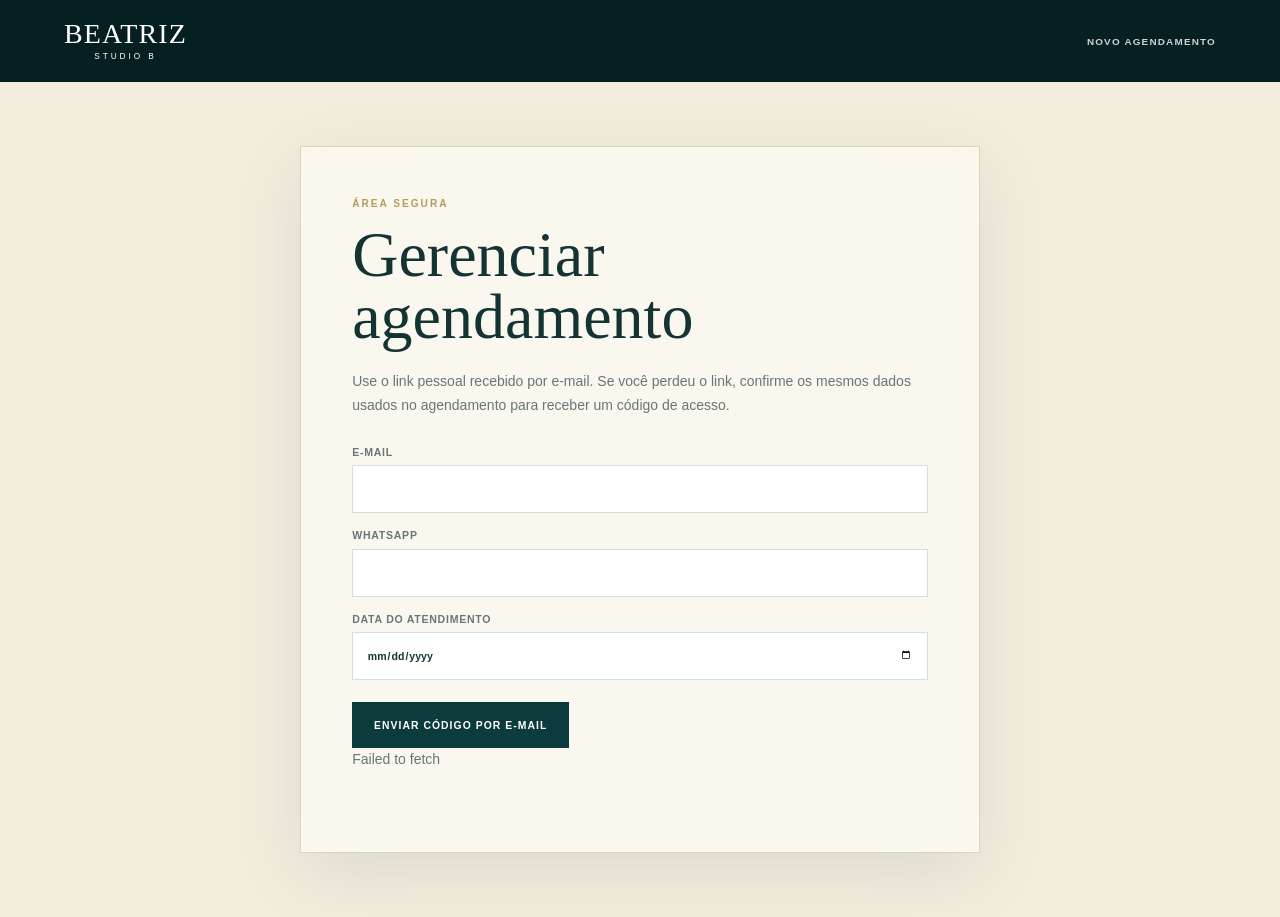
<file: gerenciar-agendamento.html>
<!doctype html>
<html lang="pt-BR">
  <head>
    <meta charset="utf-8" />
    <meta name="viewport" content="width=device-width, initial-scale=1" />
    <meta name="theme-color" content="#082f30" />
    <meta name="robots" content="noindex, nofollow" />
    <meta name="referrer" content="strict-origin-when-cross-origin" />
    <meta http-equiv="Content-Security-Policy" content="default-src 'self'; script-src 'self' https://alexandrerhammurthi.github.io; style-src 'self' https://fonts.googleapis.com https://alexandrerhammurthi.github.io; font-src https://fonts.gstatic.com; img-src 'self' data:; connect-src 'self' https://exqprqsnxdyzonkjippe.supabase.co; object-src 'none'; base-uri 'self'; form-action 'self'; upgrade-insecure-requests" />
    <title>Gerenciar agendamento | Studio B</title>
    <link rel="icon" type="image/svg+xml" href="favicon.svg" />
    <link rel="preconnect" href="https://fonts.googleapis.com" />
    <link rel="preconnect" href="https://fonts.gstatic.com" crossorigin />
    <link rel="preconnect" href="https://alexandrerhammurthi.github.io" crossorigin />
    <link href="https://fonts.googleapis.com/css2?family=Cormorant+Garamond:wght@400;500;600&family=Manrope:wght@300;400;500;600&display=swap" rel="stylesheet" />
    <link rel="stylesheet" href="https://alexandrerhammurthi.github.io/site-beatriz-rogoziz/booking.css?v=6" />
    <script src="supabase-config.js?v=2" defer></script>
    <script src="https://alexandrerhammurthi.github.io/site-beatriz-rogoziz/manage-booking.js?v=4" defer></script>
  </head>
  <body>
    <header class="booking-header">
      <a class="booking-brand" href="index.html"><span>BEATRIZ</span><small>STUDIO B</small></a>
      <a class="header-link" href="booking.html">Novo agendamento</a>
    </header>

    <main class="booking-main manage-main">
      <section class="manage-card">
        <p class="eyebrow">Área segura</p>
        <h1>Gerenciar agendamento</h1>
        <div class="loading-state" data-loading hidden>Consultando seu agendamento…</div>

        <div data-appointment hidden>
          <div class="appointment-details" data-appointment-details></div>
          <div class="manage-actions">
            <button class="button primary" type="button" data-open-reschedule>Reagendar</button>
            <button class="button secondary" type="button" data-resend-confirmation>Reenviar confirmação</button>
            <button class="button danger" type="button" data-open-cancel>Cancelar agendamento</button>
          </div>
          <p class="security-note">O reagendamento e o cancelamento estão sujeitos ao prazo configurado pelo Studio B.</p>
        </div>

        <form class="cancel-confirm-form" data-cancel-confirm hidden>
          <p class="eyebrow">Confirmação necessária</p>
          <h2>Cancelar este agendamento?</h2>
          <div class="appointment-details" data-cancel-details></div>
          <p class="field-help">O horário será liberado imediatamente. Esta ação não poderá ser desfeita pelo site.</p>
          <label class="consent"><input type="checkbox" name="understood" required /> <span>Confirmo que desejo cancelar este atendimento.</span></label>
          <div class="form-actions">
            <button class="button secondary" type="button" data-close-cancel>Manter agendamento</button>
            <button class="button danger" type="submit">Confirmar cancelamento</button>
          </div>
        </form>

        <form class="reschedule-form" data-reschedule-form hidden>
          <h2>Escolha um novo horário</h2>
          <p class="field-help">O horário atual somente será alterado depois da confirmação abaixo.</p>
          <label>Nova data<input name="date" type="date" required /></label>
          <div class="slots" data-reschedule-slots aria-live="polite"><p class="empty-state">Escolha uma data para consultar os horários.</p></div>
          <input name="starts_at" type="hidden" required />
          <div class="form-actions">
            <button class="button secondary" type="button" data-close-reschedule>Voltar</button>
            <button class="button primary" type="submit">Confirmar novo horário</button>
          </div>
        </form>

        <div data-recovery>
          <p>Use o link pessoal recebido por e-mail. Se você perdeu o link, confirme os mesmos dados usados no agendamento para receber um código de acesso.</p>
          <form data-recovery-form>
            <label>E-mail<input name="email" type="email" autocomplete="email" required /></label>
            <label>WhatsApp<input name="phone" type="tel" inputmode="tel" autocomplete="tel" required /></label>
            <label>Data do atendimento<input name="date" type="date" required /></label>
            <button class="button primary" type="submit">Enviar código por e-mail</button>
          </form>

          <form data-code-form hidden>
            <p>Digite o código de seis números enviado ao seu e-mail. Ele é válido por 10 minutos.</p>
            <label>Código<input name="code" inputmode="numeric" pattern="[0-9]{6}" maxlength="6" autocomplete="one-time-code" required /></label>
            <div class="form-actions recovery-code-actions">
              <button class="button secondary" type="button" data-recovery-back>Corrigir dados</button>
              <button class="button primary" type="submit">Validar código</button>
            </div>
            <button class="text-button" type="button" data-resend-code>Enviar um novo código</button>
          </form>
        </div>

        <div class="notice success" data-cancelled hidden><h2>Agendamento cancelado.</h2><p data-cancelled-copy>O horário foi liberado.</p><a class="button primary button-link" href="booking.html">Fazer novo agendamento</a></div>
        <div class="notice success" data-rescheduled hidden><h2>Agendamento atualizado.</h2><p>A nova data foi confirmada e a agenda do Studio B foi atualizada.</p></div>
        <p class="status" role="status" aria-live="polite" data-status></p>
      </section>
    </main>
  </body>
</html>
</file>
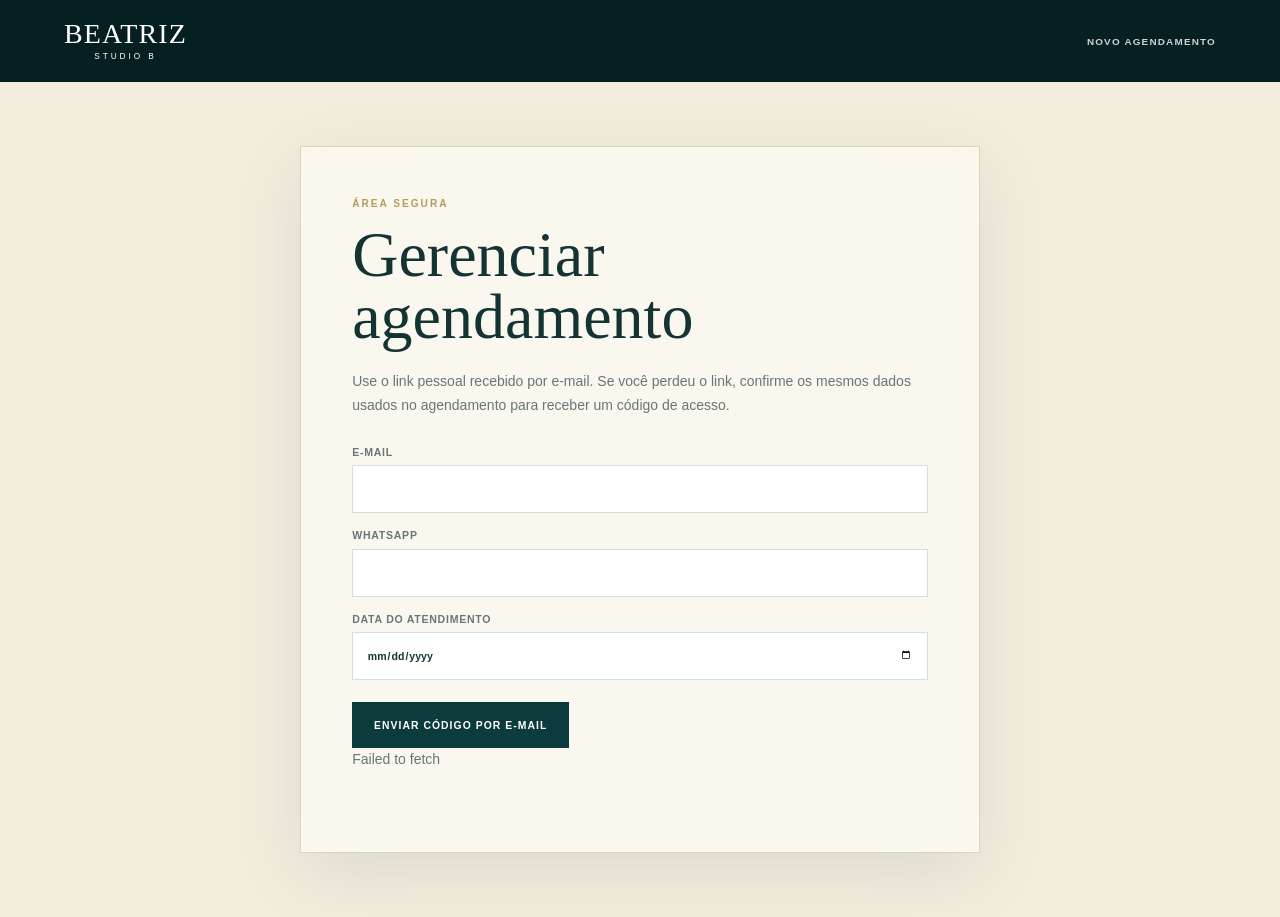
<file: manage-booking.html>
<!doctype html>
<html lang="pt-BR">
  <head>
    <meta charset="utf-8" />
    <meta name="viewport" content="width=device-width, initial-scale=1" />
    <meta name="theme-color" content="#082f30" />
    <meta name="robots" content="noindex, nofollow" />
    <meta name="referrer" content="strict-origin-when-cross-origin" />
    <meta http-equiv="Content-Security-Policy" content="default-src 'self'; script-src 'self'; style-src 'self' https://fonts.googleapis.com; font-src https://fonts.gstatic.com; img-src 'self' data:; connect-src 'self' https://exqprqsnxdyzonkjippe.supabase.co; object-src 'none'; base-uri 'self'; form-action 'self'; upgrade-insecure-requests" />
    <title>Gerenciar agendamento | Studio B</title>
    <link rel="icon" type="image/svg+xml" href="favicon.svg" />
    <link rel="preconnect" href="https://fonts.googleapis.com" />
    <link rel="preconnect" href="https://fonts.gstatic.com" crossorigin />
    <link href="https://fonts.googleapis.com/css2?family=Cormorant+Garamond:wght@400;500;600&family=Manrope:wght@300;400;500;600&display=swap" rel="stylesheet" />
    <link rel="stylesheet" href="booking.css?v=6" />
    <script src="supabase-config.js?v=2" defer></script>
    <script src="manage-booking.js?v=4" defer></script>
  </head>
  <body>
    <header class="booking-header">
      <a class="booking-brand" href="index.html"><span>BEATRIZ</span><small>STUDIO B</small></a>
      <a class="header-link" href="booking.html">Novo agendamento</a>
    </header>

    <main class="booking-main manage-main">
      <section class="manage-card">
        <p class="eyebrow">Área segura</p>
        <h1>Gerenciar agendamento</h1>
        <div class="loading-state" data-loading hidden>Consultando seu agendamento…</div>

        <div data-appointment hidden>
          <div class="appointment-details" data-appointment-details></div>
          <div class="manage-actions">
            <button class="button primary" type="button" data-open-reschedule>Reagendar</button>
            <button class="button secondary" type="button" data-resend-confirmation>Reenviar confirmação</button>
            <button class="button danger" type="button" data-open-cancel>Cancelar agendamento</button>
          </div>
          <p class="security-note">O reagendamento e o cancelamento estão sujeitos ao prazo configurado pelo Studio B.</p>
        </div>

        <form class="cancel-confirm-form" data-cancel-confirm hidden>
          <p class="eyebrow">Confirmação necessária</p>
          <h2>Cancelar este agendamento?</h2>
          <div class="appointment-details" data-cancel-details></div>
          <p class="field-help">O horário será liberado imediatamente. Esta ação não poderá ser desfeita pelo site.</p>
          <label class="consent"><input type="checkbox" name="understood" required /> <span>Confirmo que desejo cancelar este atendimento.</span></label>
          <div class="form-actions">
            <button class="button secondary" type="button" data-close-cancel>Manter agendamento</button>
            <button class="button danger" type="submit">Confirmar cancelamento</button>
          </div>
        </form>

        <form class="reschedule-form" data-reschedule-form hidden>
          <h2>Escolha um novo horário</h2>
          <p class="field-help">O horário atual somente será alterado depois da confirmação abaixo.</p>
          <label>Nova data<input name="date" type="date" required /></label>
          <div class="slots" data-reschedule-slots aria-live="polite"><p class="empty-state">Escolha uma data para consultar os horários.</p></div>
          <input name="starts_at" type="hidden" required />
          <div class="form-actions">
            <button class="button secondary" type="button" data-close-reschedule>Voltar</button>
            <button class="button primary" type="submit">Confirmar novo horário</button>
          </div>
        </form>

        <div data-recovery>
          <p>Use o link pessoal recebido por e-mail. Se você perdeu o link, confirme os mesmos dados usados no agendamento para receber um código de acesso.</p>
          <form data-recovery-form>
            <label>E-mail<input name="email" type="email" autocomplete="email" required /></label>
            <label>WhatsApp<input name="phone" type="tel" inputmode="tel" autocomplete="tel" required /></label>
            <label>Data do atendimento<input name="date" type="date" required /></label>
            <button class="button primary" type="submit">Enviar código por e-mail</button>
          </form>

          <form data-code-form hidden>
            <p>Digite o código de seis números enviado ao seu e-mail. Ele é válido por 10 minutos.</p>
            <label>Código<input name="code" inputmode="numeric" pattern="[0-9]{6}" maxlength="6" autocomplete="one-time-code" required /></label>
            <div class="form-actions recovery-code-actions">
              <button class="button secondary" type="button" data-recovery-back>Corrigir dados</button>
              <button class="button primary" type="submit">Validar código</button>
            </div>
            <button class="text-button" type="button" data-resend-code>Enviar um novo código</button>
          </form>
        </div>

        <div class="notice success" data-cancelled hidden><h2>Agendamento cancelado.</h2><p data-cancelled-copy>O horário foi liberado.</p><a class="button primary button-link" href="booking.html">Fazer novo agendamento</a></div>
        <div class="notice success" data-rescheduled hidden><h2>Agendamento atualizado.</h2><p>A nova data foi confirmada e a agenda do Studio B foi atualizada.</p></div>
        <p class="status" role="status" aria-live="polite" data-status></p>
      </section>
    </main>
  </body>
</html>
</file>
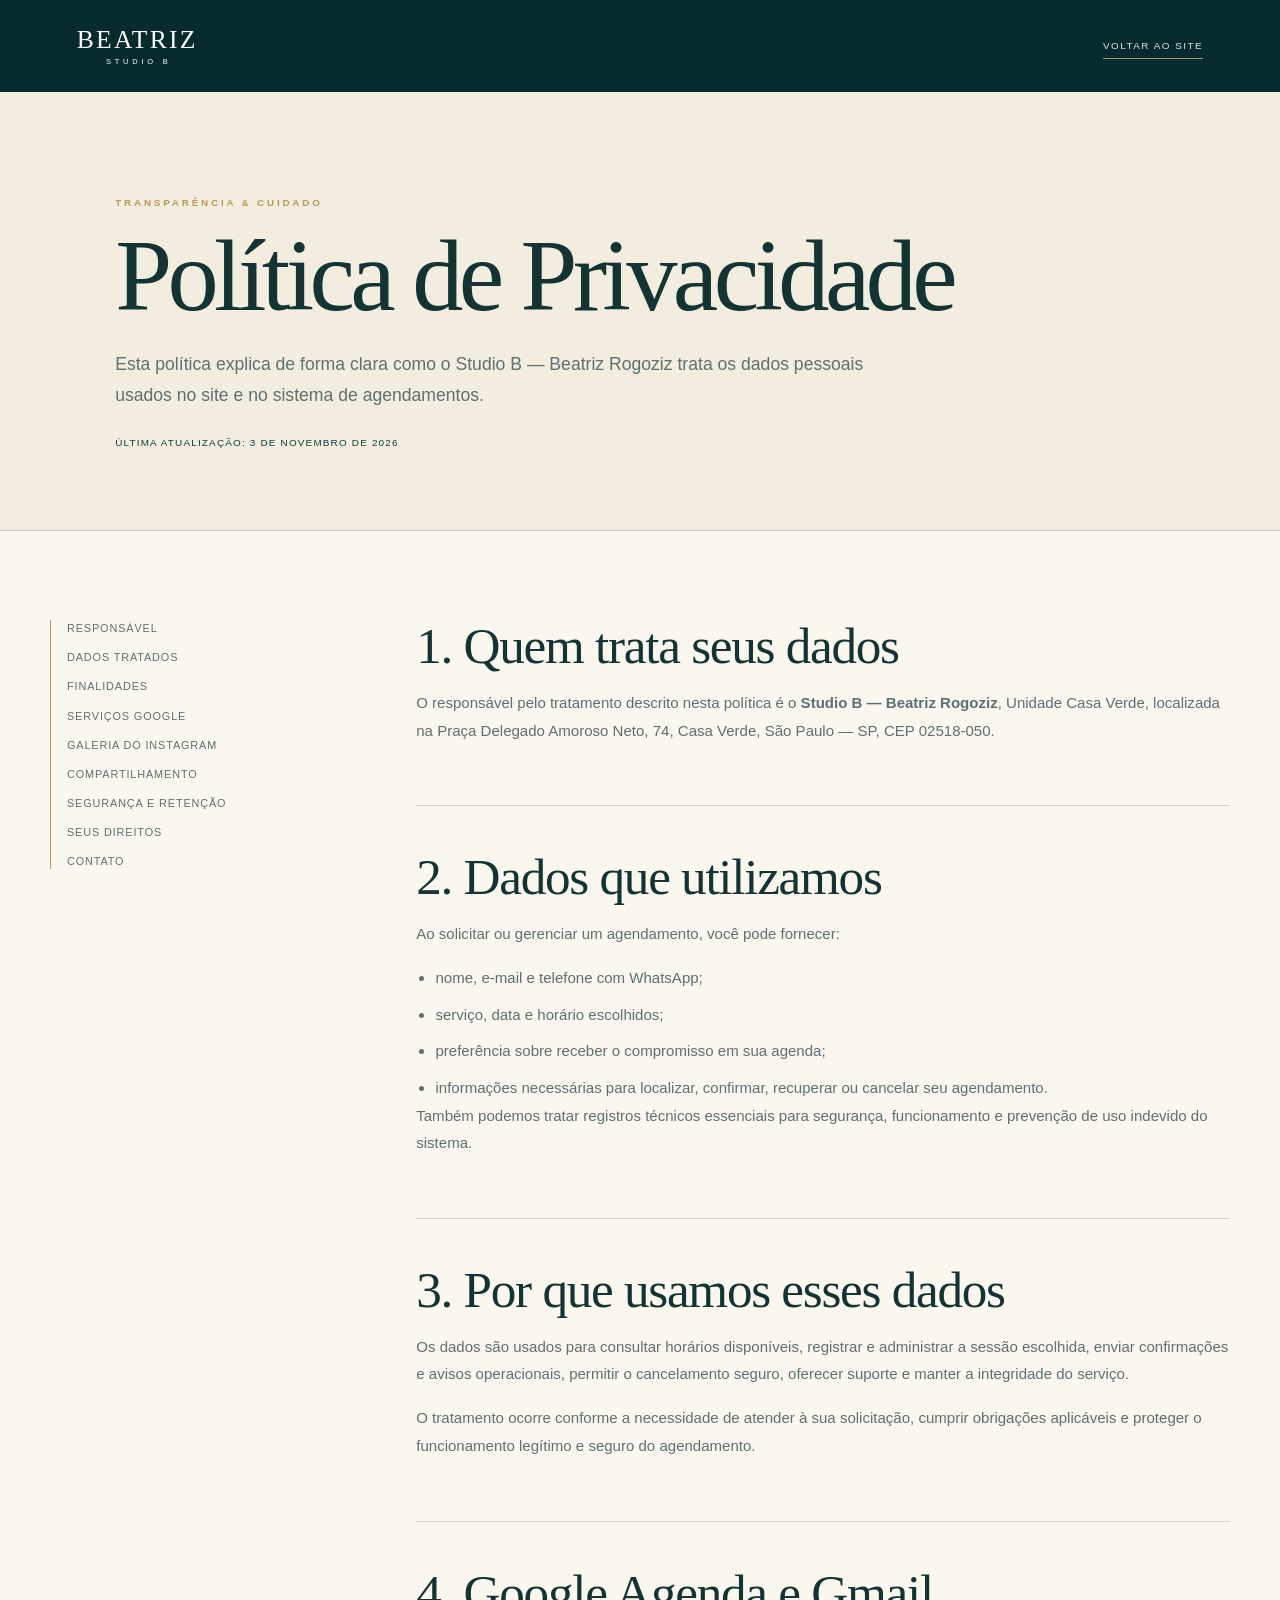
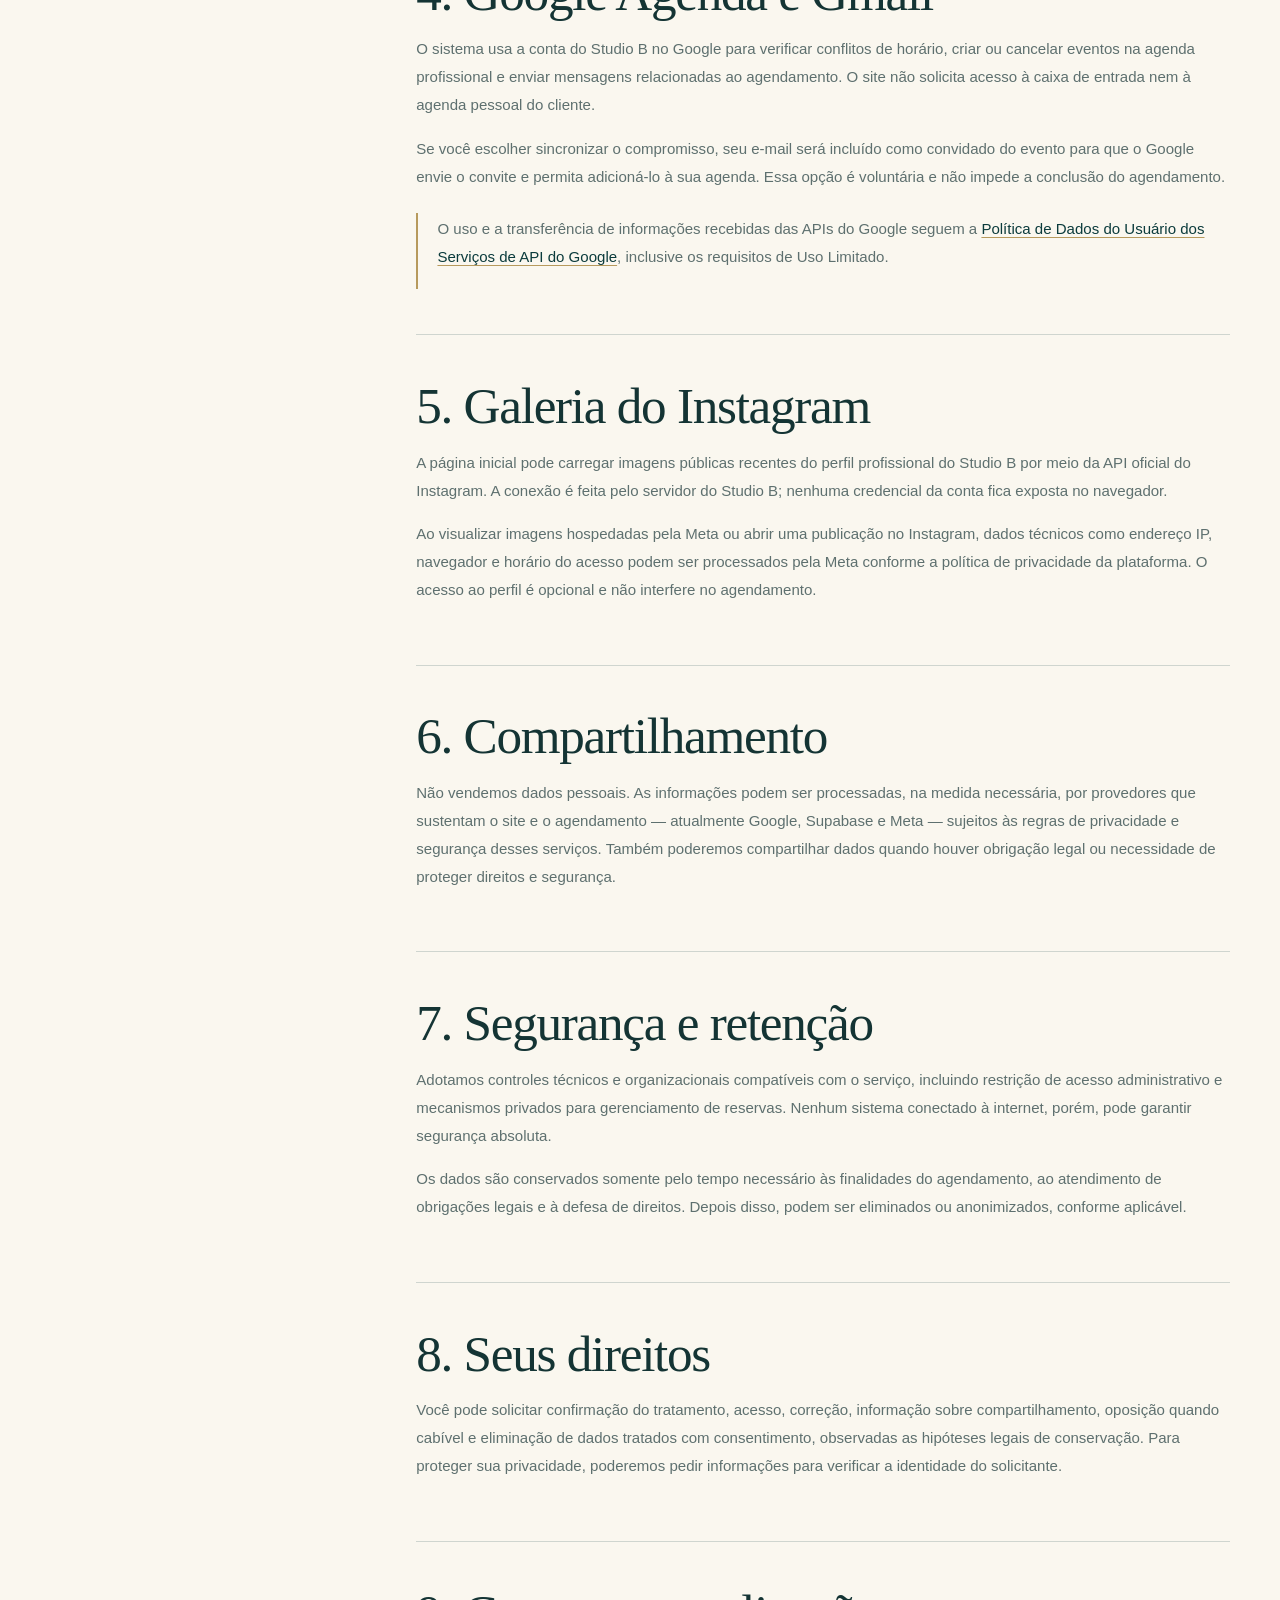
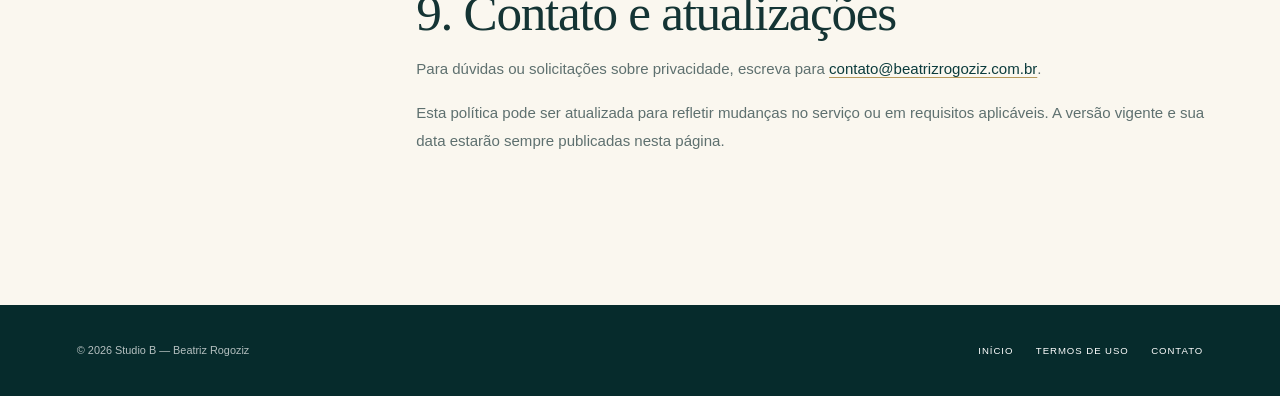
<file: privacy.html>
<!doctype html>
<html lang="pt-BR">
  <head>
    <meta charset="utf-8" />
    <meta name="viewport" content="width=device-width, initial-scale=1" />
    <meta name="description" content="Política de Privacidade do Studio B — Beatriz Rogoziz." />
    <meta name="theme-color" content="#062b2c" />
    <meta name="robots" content="index, follow" />
    <meta name="referrer" content="strict-origin-when-cross-origin" />
    <meta http-equiv="Content-Security-Policy" content="default-src 'self'; style-src 'self' https://fonts.googleapis.com; font-src https://fonts.gstatic.com; img-src 'self' data:; object-src 'none'; base-uri 'self'; form-action 'self'; upgrade-insecure-requests" />
    <title>Política de Privacidade | Studio B — Beatriz Rogoziz</title>
    <link rel="icon" type="image/svg+xml" href="favicon.svg" />
    <link rel="canonical" href="https://www.beatrizrogoziz.com.br/privacy.html" />
    <link rel="preconnect" href="https://fonts.googleapis.com" />
    <link rel="preconnect" href="https://fonts.gstatic.com" crossorigin />
    <link href="https://fonts.googleapis.com/css2?family=Cormorant+Garamond:wght@400;500;600&amp;family=Manrope:wght@300;400;500;600&amp;display=swap" rel="stylesheet" />
    <link rel="stylesheet" href="legal.css?v=1" />
  </head>
  <body>
    <a class="skip-link" href="#conteudo">Ir para o conteúdo</a>
    <header class="legal-header">
      <a class="legal-brand" href="index.html" aria-label="Studio B — página inicial"><span>BEATRIZ</span><small>STUDIO B</small></a>
      <a class="home-link" href="index.html">Voltar ao site</a>
    </header>

    <main id="conteudo">
      <section class="legal-hero">
        <p class="eyebrow">Transparência &amp; cuidado</p>
        <h1>Política de Privacidade</h1>
        <p class="legal-intro">Esta política explica de forma clara como o Studio B — Beatriz Rogoziz trata os dados pessoais usados no site e no sistema de agendamentos.</p>
        <p class="updated">Última atualização: 3 de novembro de 2026</p>
      </section>

      <div class="legal-layout">
        <nav class="legal-nav" aria-label="Nesta política">
          <a href="#responsavel">Responsável</a>
          <a href="#dados">Dados tratados</a>
          <a href="#finalidades">Finalidades</a>
          <a href="#google">Serviços Google</a>
          <a href="#instagram">Galeria do Instagram</a>
          <a href="#compartilhamento">Compartilhamento</a>
          <a href="#armazenamento">Segurança e retenção</a>
          <a href="#direitos">Seus direitos</a>
          <a href="#contato">Contato</a>
        </nav>

        <article class="legal-content">
          <section class="legal-section" id="responsavel">
            <h2>1. Quem trata seus dados</h2>
            <p>O responsável pelo tratamento descrito nesta política é o <strong>Studio B — Beatriz Rogoziz</strong>, Unidade Casa Verde, localizada na Praça Delegado Amoroso Neto, 74, Casa Verde, São Paulo — SP, CEP 02518-050.</p>
          </section>

          <section class="legal-section" id="dados">
            <h2>2. Dados que utilizamos</h2>
            <p>Ao solicitar ou gerenciar um agendamento, você pode fornecer:</p>
            <ul>
              <li>nome, e-mail e telefone com WhatsApp;</li>
              <li>serviço, data e horário escolhidos;</li>
              <li>preferência sobre receber o compromisso em sua agenda;</li>
              <li>informações necessárias para localizar, confirmar, recuperar ou cancelar seu agendamento.</li>
            </ul>
            <p>Também podemos tratar registros técnicos essenciais para segurança, funcionamento e prevenção de uso indevido do sistema.</p>
          </section>

          <section class="legal-section" id="finalidades">
            <h2>3. Por que usamos esses dados</h2>
            <p>Os dados são usados para consultar horários disponíveis, registrar e administrar a sessão escolhida, enviar confirmações e avisos operacionais, permitir o cancelamento seguro, oferecer suporte e manter a integridade do serviço.</p>
            <p>O tratamento ocorre conforme a necessidade de atender à sua solicitação, cumprir obrigações aplicáveis e proteger o funcionamento legítimo e seguro do agendamento.</p>
          </section>

          <section class="legal-section" id="google">
            <h2>4. Google Agenda e Gmail</h2>
            <p>O sistema usa a conta do Studio B no Google para verificar conflitos de horário, criar ou cancelar eventos na agenda profissional e enviar mensagens relacionadas ao agendamento. O site não solicita acesso à caixa de entrada nem à agenda pessoal do cliente.</p>
            <p>Se você escolher sincronizar o compromisso, seu e-mail será incluído como convidado do evento para que o Google envie o convite e permita adicioná-lo à sua agenda. Essa opção é voluntária e não impede a conclusão do agendamento.</p>
            <div class="notice">
              <p>O uso e a transferência de informações recebidas das APIs do Google seguem a <a href="https://developers.google.com/terms/api-services-user-data-policy" target="_blank" rel="noopener noreferrer">Política de Dados do Usuário dos Serviços de API do Google</a>, inclusive os requisitos de Uso Limitado.</p>
            </div>
          </section>

          <section class="legal-section" id="instagram">
            <h2>5. Galeria do Instagram</h2>
            <p>A página inicial pode carregar imagens públicas recentes do perfil profissional do Studio B por meio da API oficial do Instagram. A conexão é feita pelo servidor do Studio B; nenhuma credencial da conta fica exposta no navegador.</p>
            <p>Ao visualizar imagens hospedadas pela Meta ou abrir uma publicação no Instagram, dados técnicos como endereço IP, navegador e horário do acesso podem ser processados pela Meta conforme a política de privacidade da plataforma. O acesso ao perfil é opcional e não interfere no agendamento.</p>
          </section>

          <section class="legal-section" id="compartilhamento">
            <h2>6. Compartilhamento</h2>
            <p>Não vendemos dados pessoais. As informações podem ser processadas, na medida necessária, por provedores que sustentam o site e o agendamento — atualmente Google, Supabase e Meta — sujeitos às regras de privacidade e segurança desses serviços. Também poderemos compartilhar dados quando houver obrigação legal ou necessidade de proteger direitos e segurança.</p>
          </section>

          <section class="legal-section" id="armazenamento">
            <h2>7. Segurança e retenção</h2>
            <p>Adotamos controles técnicos e organizacionais compatíveis com o serviço, incluindo restrição de acesso administrativo e mecanismos privados para gerenciamento de reservas. Nenhum sistema conectado à internet, porém, pode garantir segurança absoluta.</p>
            <p>Os dados são conservados somente pelo tempo necessário às finalidades do agendamento, ao atendimento de obrigações legais e à defesa de direitos. Depois disso, podem ser eliminados ou anonimizados, conforme aplicável.</p>
          </section>

          <section class="legal-section" id="direitos">
            <h2>8. Seus direitos</h2>
            <p>Você pode solicitar confirmação do tratamento, acesso, correção, informação sobre compartilhamento, oposição quando cabível e eliminação de dados tratados com consentimento, observadas as hipóteses legais de conservação. Para proteger sua privacidade, poderemos pedir informações para verificar a identidade do solicitante.</p>
          </section>

          <section class="legal-section" id="contato">
            <h2>9. Contato e atualizações</h2>
            <p>Para dúvidas ou solicitações sobre privacidade, escreva para <a href="mailto:contato@beatrizrogoziz.com.br">contato@beatrizrogoziz.com.br</a>.</p>
            <p>Esta política pode ser atualizada para refletir mudanças no serviço ou em requisitos aplicáveis. A versão vigente e sua data estarão sempre publicadas nesta página.</p>
          </section>
        </article>
      </div>
    </main>

    <footer class="legal-footer">
      <p>© 2026 Studio B — Beatriz Rogoziz</p>
      <nav aria-label="Links institucionais"><a href="index.html">Início</a><a href="terms.html">Termos de uso</a><a href="mailto:contato@beatrizrogoziz.com.br">Contato</a></nav>
    </footer>
  </body>
</html>
</file>
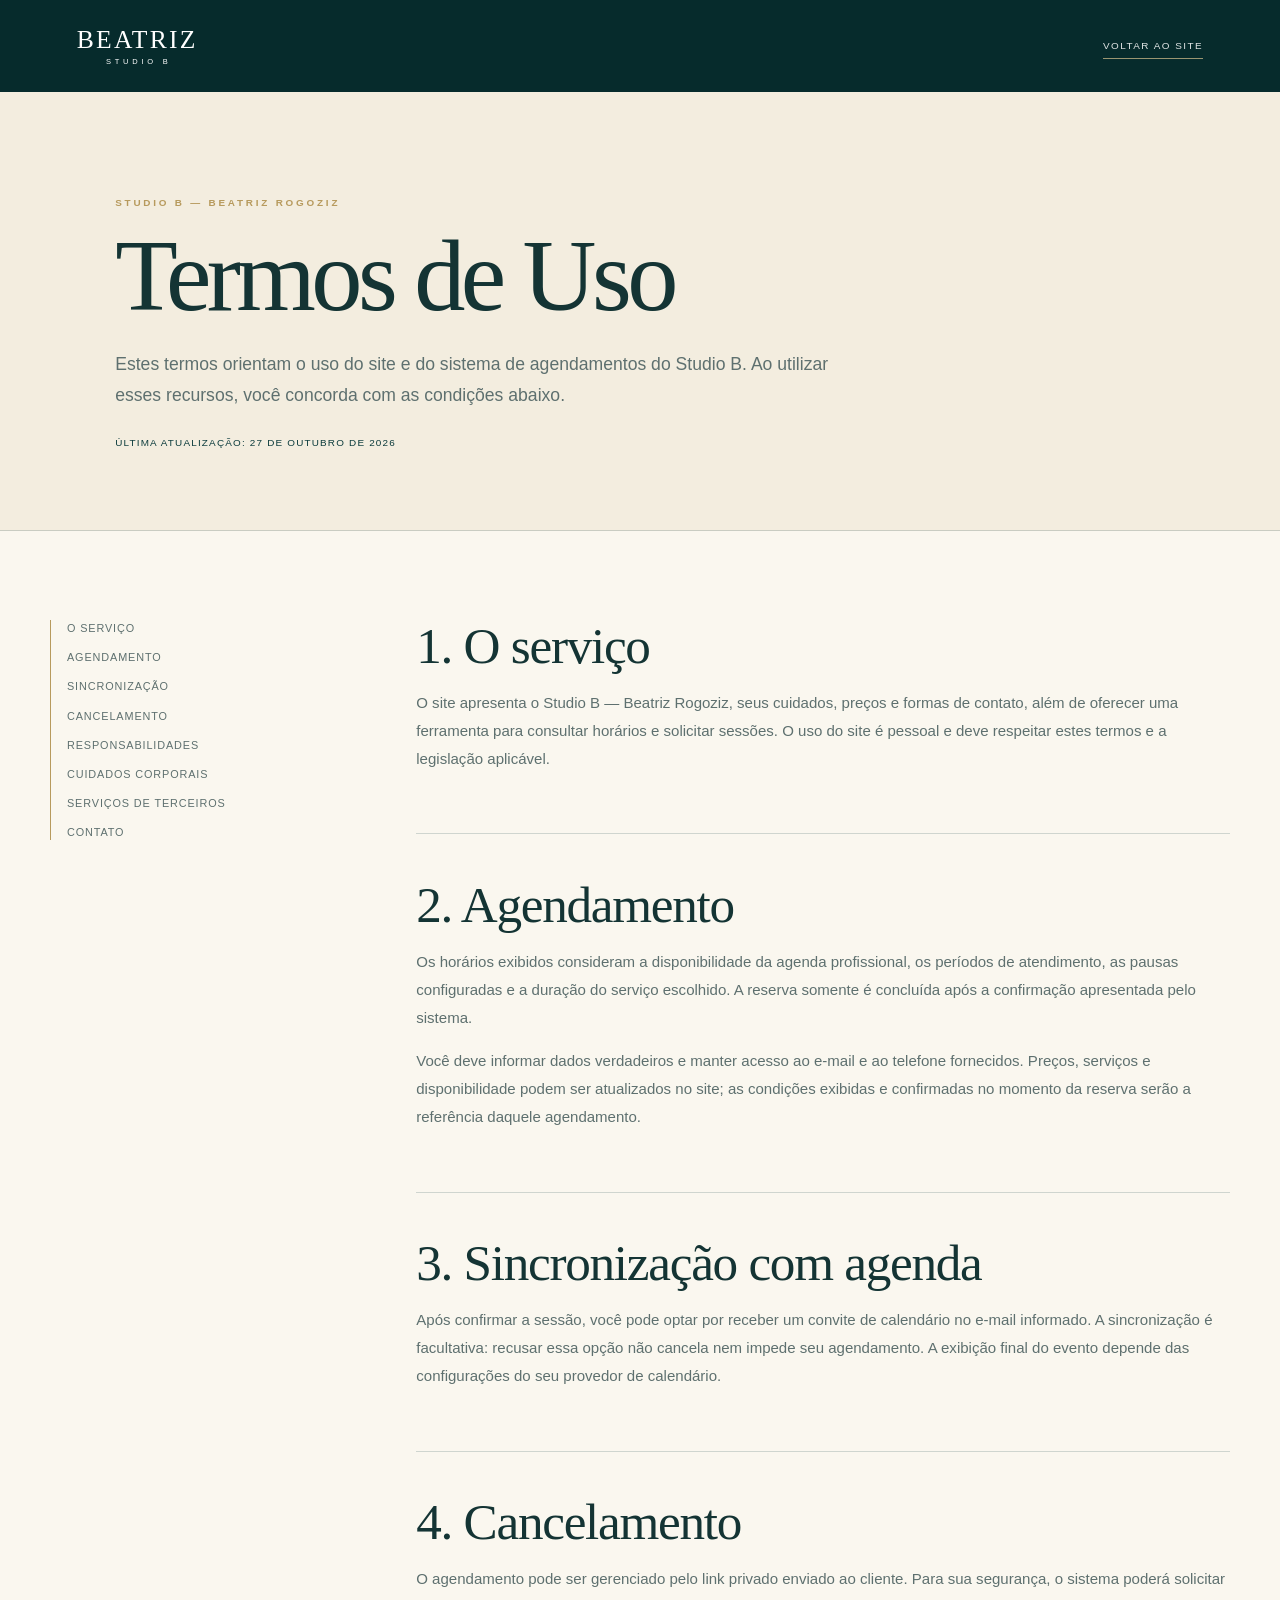
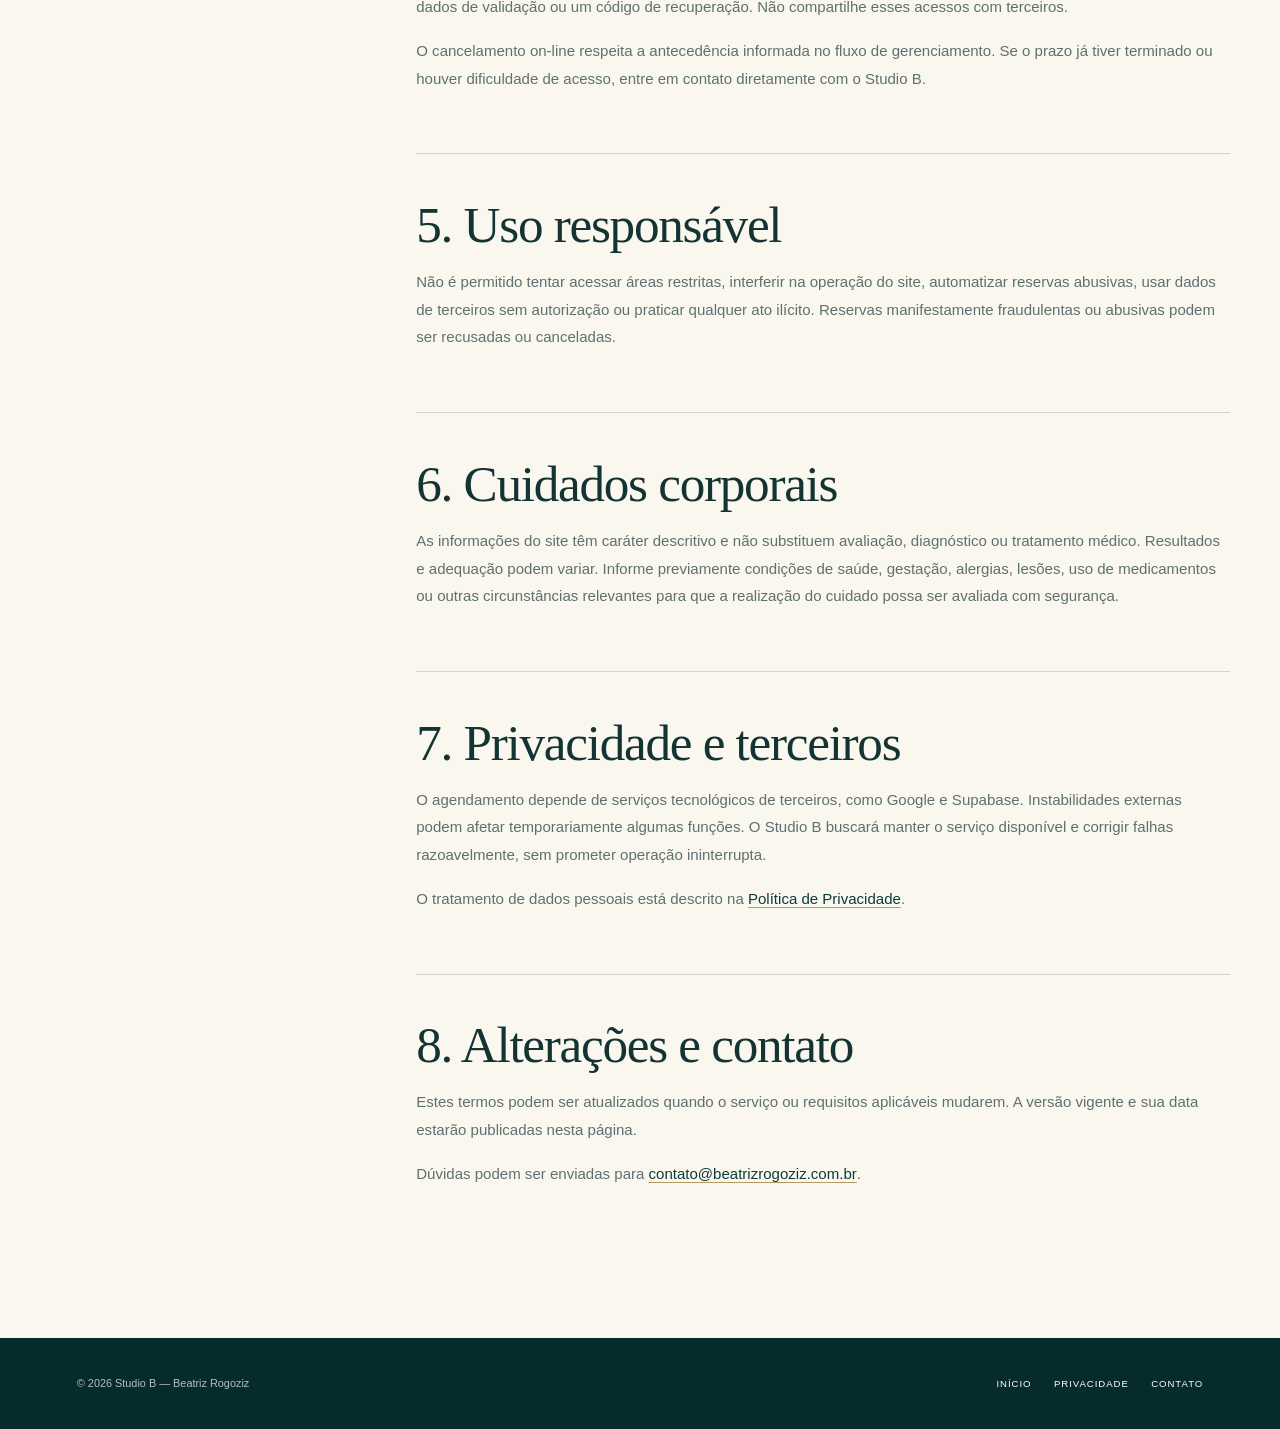
<file: terms.html>
<!doctype html>
<html lang="pt-BR">
  <head>
    <meta charset="utf-8" />
    <meta name="viewport" content="width=device-width, initial-scale=1" />
    <meta name="description" content="Termos de Uso do site e do agendamento do Studio B — Beatriz Rogoziz." />
    <meta name="theme-color" content="#062b2c" />
    <meta name="robots" content="index, follow" />
    <meta name="referrer" content="strict-origin-when-cross-origin" />
    <meta http-equiv="Content-Security-Policy" content="default-src 'self'; style-src 'self' https://fonts.googleapis.com; font-src https://fonts.gstatic.com; img-src 'self' data:; object-src 'none'; base-uri 'self'; form-action 'self'; upgrade-insecure-requests" />
    <title>Termos de Uso | Studio B — Beatriz Rogoziz</title>
    <link rel="icon" type="image/svg+xml" href="favicon.svg" />
    <link rel="canonical" href="https://www.beatrizrogoziz.com.br/terms.html" />
    <link rel="preconnect" href="https://fonts.googleapis.com" />
    <link rel="preconnect" href="https://fonts.gstatic.com" crossorigin />
    <link href="https://fonts.googleapis.com/css2?family=Cormorant+Garamond:wght@400;500;600&amp;family=Manrope:wght@300;400;500;600&amp;display=swap" rel="stylesheet" />
    <link rel="stylesheet" href="legal.css?v=1" />
  </head>
  <body>
    <a class="skip-link" href="#conteudo">Ir para o conteúdo</a>
    <header class="legal-header">
      <a class="legal-brand" href="index.html" aria-label="Studio B — página inicial"><span>BEATRIZ</span><small>STUDIO B</small></a>
      <a class="home-link" href="index.html">Voltar ao site</a>
    </header>

    <main id="conteudo">
      <section class="legal-hero">
        <p class="eyebrow">Studio B — Beatriz Rogoziz</p>
        <h1>Termos de Uso</h1>
        <p class="legal-intro">Estes termos orientam o uso do site e do sistema de agendamentos do Studio B. Ao utilizar esses recursos, você concorda com as condições abaixo.</p>
        <p class="updated">Última atualização: 27 de outubro de 2026</p>
      </section>

      <div class="legal-layout">
        <nav class="legal-nav" aria-label="Nestes termos">
          <a href="#servico">O serviço</a>
          <a href="#agendamento">Agendamento</a>
          <a href="#sincronizacao">Sincronização</a>
          <a href="#cancelamento">Cancelamento</a>
          <a href="#responsabilidades">Responsabilidades</a>
          <a href="#cuidados">Cuidados corporais</a>
          <a href="#terceiros">Serviços de terceiros</a>
          <a href="#contato">Contato</a>
        </nav>

        <article class="legal-content">
          <section class="legal-section" id="servico">
            <h2>1. O serviço</h2>
            <p>O site apresenta o Studio B — Beatriz Rogoziz, seus cuidados, preços e formas de contato, além de oferecer uma ferramenta para consultar horários e solicitar sessões. O uso do site é pessoal e deve respeitar estes termos e a legislação aplicável.</p>
          </section>

          <section class="legal-section" id="agendamento">
            <h2>2. Agendamento</h2>
            <p>Os horários exibidos consideram a disponibilidade da agenda profissional, os períodos de atendimento, as pausas configuradas e a duração do serviço escolhido. A reserva somente é concluída após a confirmação apresentada pelo sistema.</p>
            <p>Você deve informar dados verdadeiros e manter acesso ao e-mail e ao telefone fornecidos. Preços, serviços e disponibilidade podem ser atualizados no site; as condições exibidas e confirmadas no momento da reserva serão a referência daquele agendamento.</p>
          </section>

          <section class="legal-section" id="sincronizacao">
            <h2>3. Sincronização com agenda</h2>
            <p>Após confirmar a sessão, você pode optar por receber um convite de calendário no e-mail informado. A sincronização é facultativa: recusar essa opção não cancela nem impede seu agendamento. A exibição final do evento depende das configurações do seu provedor de calendário.</p>
          </section>

          <section class="legal-section" id="cancelamento">
            <h2>4. Cancelamento</h2>
            <p>O agendamento pode ser gerenciado pelo link privado enviado ao cliente. Para sua segurança, o sistema poderá solicitar dados de validação ou um código de recuperação. Não compartilhe esses acessos com terceiros.</p>
            <p>O cancelamento on-line respeita a antecedência informada no fluxo de gerenciamento. Se o prazo já tiver terminado ou houver dificuldade de acesso, entre em contato diretamente com o Studio B.</p>
          </section>

          <section class="legal-section" id="responsabilidades">
            <h2>5. Uso responsável</h2>
            <p>Não é permitido tentar acessar áreas restritas, interferir na operação do site, automatizar reservas abusivas, usar dados de terceiros sem autorização ou praticar qualquer ato ilícito. Reservas manifestamente fraudulentas ou abusivas podem ser recusadas ou canceladas.</p>
          </section>

          <section class="legal-section" id="cuidados">
            <h2>6. Cuidados corporais</h2>
            <p>As informações do site têm caráter descritivo e não substituem avaliação, diagnóstico ou tratamento médico. Resultados e adequação podem variar. Informe previamente condições de saúde, gestação, alergias, lesões, uso de medicamentos ou outras circunstâncias relevantes para que a realização do cuidado possa ser avaliada com segurança.</p>
          </section>

          <section class="legal-section" id="terceiros">
            <h2>7. Privacidade e terceiros</h2>
            <p>O agendamento depende de serviços tecnológicos de terceiros, como Google e Supabase. Instabilidades externas podem afetar temporariamente algumas funções. O Studio B buscará manter o serviço disponível e corrigir falhas razoavelmente, sem prometer operação ininterrupta.</p>
            <p>O tratamento de dados pessoais está descrito na <a href="privacy.html">Política de Privacidade</a>.</p>
          </section>

          <section class="legal-section" id="contato">
            <h2>8. Alterações e contato</h2>
            <p>Estes termos podem ser atualizados quando o serviço ou requisitos aplicáveis mudarem. A versão vigente e sua data estarão publicadas nesta página.</p>
            <p>Dúvidas podem ser enviadas para <a href="mailto:contato@beatrizrogoziz.com.br">contato@beatrizrogoziz.com.br</a>.</p>
          </section>
        </article>
      </div>
    </main>

    <footer class="legal-footer">
      <p>© 2026 Studio B — Beatriz Rogoziz</p>
      <nav aria-label="Links institucionais"><a href="index.html">Início</a><a href="privacy.html">Privacidade</a><a href="mailto:contato@beatrizrogoziz.com.br">Contato</a></nav>
    </footer>
  </body>
</html>
</file>
<file: admin.css>
:root {
  --petrol: #0b3b3c;
  --petrol-deep: #061f20;
  --cream: #f3eddf;
  --paper: #faf7ef;
  --gold: #b79a5d;
  --ink: #173638;
  --muted: #65706c;
  --line: rgba(18, 65, 65, .17);
  --danger: #9a3f35;
  --serif: "Cormorant Garamond", Georgia, serif;
  --sans: "Manrope", Arial, sans-serif;
}

.operations-metrics { display: grid; grid-template-columns: repeat(4, minmax(0, 1fr)); gap: 1rem; margin: 1.5rem 0 2rem; }
.operations-metrics article { min-height: 145px; padding: 1.15rem; border: 1px solid rgba(14, 63, 62, .17); background: #f8f3e8; display: flex; flex-direction: column; justify-content: space-between; }
.operations-metrics span { color: #64706e; font-size: .7rem; font-weight: 600; letter-spacing: .09em; text-transform: uppercase; }
.operations-metrics strong { color: var(--petrol); font-family: "Cormorant Garamond", serif; font-size: clamp(2.4rem, 4vw, 4rem); font-weight: 500; line-height: .9; }
.operations-metrics small { color: #64706e; line-height: 1.4; }
.operations-grid { display: grid; grid-template-columns: repeat(2, minmax(0, 1fr)); gap: 1.25rem; }
.operations-panel { padding: 1.3rem; border: 1px solid rgba(14, 63, 62, .17); background: #fffdf8; }
.operations-panel h3 { margin: 0 0 1rem; color: var(--petrol); font-family: "Cormorant Garamond", serif; font-size: 1.65rem; font-weight: 500; }
.operations-alert-panel { grid-column: 1 / -1; }
.operations-list-item { display: grid; gap: .2rem; padding: .85rem 0; border-bottom: 1px solid rgba(14, 63, 62, .12); }
.operations-list-item:last-child { border-bottom: 0; }
.operations-list-item span, .operations-list-item small { color: #64706e; font-size: .78rem; }
.operations-list-item strong { color: var(--petrol); }
.operations-alert small { color: #9b643d; font-weight: 600; }
.demand-row { display: grid; gap: .45rem; margin: 0 0 1rem; }
.demand-row > span { display: flex; justify-content: space-between; gap: 1rem; }
.demand-row small { color: #64706e; }
.demand-row i { height: 5px; background: #e7e1d4; overflow: hidden; }
.demand-row b { display: block; height: 100%; background: var(--gold); }
.operations-footnote { margin: 1.5rem 0 0; color: #64706e; font-size: .78rem; }

@media (max-width: 900px) {
  .operations-metrics { grid-template-columns: repeat(2, minmax(0, 1fr)); }
  .operations-grid { grid-template-columns: 1fr; }
  .operations-alert-panel { grid-column: auto; }
}

@media (max-width: 560px) {
  .operations-metrics { grid-template-columns: 1fr; }
}

* { box-sizing: border-box; }
body { margin: 0; background: var(--cream); color: var(--ink); font-family: var(--sans); font-size: 14px; }
button, input, textarea { font: inherit; }
button { cursor: pointer; }
[hidden] { display: none !important; }

.admin-header { position: sticky; top: 0; z-index: 10; display: flex; align-items: center; justify-content: space-between; min-height: 82px; padding: 1rem clamp(1.25rem, 5vw, 5rem); background: var(--petrol-deep); color: white; box-shadow: 0 4px 24px rgba(0,0,0,.15); }
.admin-brand { display: flex; flex-direction: column; color: white; text-decoration: none; text-align: center; }
.admin-brand span { font-family: var(--serif); font-size: 1.75rem; line-height: .9; letter-spacing: .04em; }
.admin-brand small { margin-top: .35rem; font-size: .52rem; letter-spacing: .35em; }
.header-actions { display: flex; align-items: center; gap: 1.2rem; }
.header-actions a, .link-button { border: 0; background: transparent; color: rgba(255,255,255,.8); font-size: .68rem; letter-spacing: .12em; text-decoration: none; text-transform: uppercase; }

.admin-main { width: min(1180px, calc(100% - 2rem)); margin: 0 auto; padding: clamp(2rem, 5vw, 5rem) 0 6rem; }
.auth-panel, .claim-panel { width: min(100%, 560px); margin: 5vh auto 0; padding: clamp(1.5rem, 4vw, 3rem); background: var(--paper); border: 1px solid rgba(183,154,93,.45); box-shadow: 0 18px 60px rgba(12,48,47,.09); }
.eyebrow { margin: 0 0 .7rem; color: var(--gold); font-size: .68rem; font-weight: 600; letter-spacing: .18em; text-transform: uppercase; }
h1, h2 { margin: 0; font-family: var(--serif); font-weight: 500; }
h1 { font-size: clamp(2.5rem, 5vw, 4.2rem); line-height: .95; }
h2 { font-size: clamp(2rem, 3vw, 2.8rem); }
.auth-panel > p:not(.eyebrow), .claim-panel > p:not(.eyebrow), .dashboard-heading p { color: var(--muted); line-height: 1.65; }
form { margin-top: 2rem; }
label { display: grid; gap: .45rem; color: var(--muted); font-size: .67rem; font-weight: 600; letter-spacing: .06em; text-transform: uppercase; }
input, textarea { width: 100%; border: 1px solid var(--line); border-radius: 0; background: white; color: var(--ink); padding: .8rem .85rem; outline: none; text-transform: none; letter-spacing: normal; }
textarea { min-height: 96px; resize: vertical; }
input:focus, textarea:focus { border-color: var(--gold); box-shadow: 0 0 0 2px rgba(183,154,93,.14); }
.password-control { position: relative; display: block; }
.password-control input { padding-right: 6.2rem; }
.password-control button { position: absolute; top: 50%; right: .75rem; transform: translateY(-50%); padding: .35rem; border: 0; background: transparent; color: var(--petrol); font-size: .6rem; font-weight: 600; letter-spacing: .08em; text-transform: uppercase; }
.password-control button:focus-visible { outline: 2px solid var(--gold); outline-offset: 2px; }
.auth-panel label + label, .claim-panel label + label { margin-top: 1rem; }
.auth-actions { display: flex; flex-wrap: wrap; gap: .8rem; margin-top: 1.5rem; }
.resend-button, .forgot-password-button { margin-top: 1rem; padding: .25rem 0; border: 0; border-bottom: 1px solid var(--gold); background: transparent; color: var(--muted); font-size: .65rem; letter-spacing: .06em; }
.forgot-password-button { margin-right: 1.2rem; }
.button { min-height: 44px; padding: .8rem 1.35rem; border: 1px solid var(--petrol); font-size: .67rem; font-weight: 600; letter-spacing: .1em; text-transform: uppercase; }
.button.primary { background: var(--petrol); color: white; }
.button.secondary { background: transparent; color: var(--petrol); }
.button:disabled { cursor: wait; opacity: .55; }

.dashboard { min-height: calc(100vh - 13rem); }
.admin-portal { width: min(100%, 1040px); margin: 0 auto; padding: clamp(1.5rem, 4vw, 3.5rem) 0; }
.portal-heading { max-width: 820px; margin-bottom: clamp(2rem, 5vw, 4rem); }
.portal-heading > p:last-child, .view-heading p { max-width: 680px; color: var(--muted); line-height: 1.7; }
.admin-option-grid { display: grid; grid-template-columns: repeat(2, minmax(0, 1fr)); gap: clamp(1rem, 2.5vw, 1.8rem); }
.admin-option-grid.three-options { grid-template-columns: repeat(3, minmax(0, 1fr)); }
.admin-option-grid.four-options { grid-template-columns: repeat(2, minmax(0, 1fr)); }
.three-options .admin-option-card { min-height: 280px; }
.three-options .option-copy strong { font-size: clamp(1.8rem, 2.7vw, 2.55rem); }
.admin-option-card { position: relative; display: grid; grid-template-columns: auto 1fr auto; align-items: start; gap: 1.25rem; min-height: 250px; padding: clamp(1.4rem, 3vw, 2.2rem); overflow: hidden; border: 1px solid rgba(183,154,93,.42); background: var(--paper); color: var(--ink); text-align: left; box-shadow: 0 14px 42px rgba(12,48,47,.07); transition: border-color .2s, box-shadow .2s, transform .2s; }
.admin-option-card::before { position: absolute; top: 0; left: 0; width: 100%; height: 3px; background: var(--gold); content: ""; transform: scaleX(0); transform-origin: left; transition: transform .25s; }
.admin-option-card:hover, .admin-option-card:focus-visible { border-color: var(--gold); box-shadow: 0 20px 55px rgba(12,48,47,.12); transform: translateY(-3px); }
.admin-option-card:hover::before, .admin-option-card:focus-visible::before { transform: scaleX(1); }
.admin-option-card:focus-visible { outline: 2px solid var(--gold); outline-offset: 3px; }
.option-index { color: var(--gold); font-size: .62rem; font-weight: 600; letter-spacing: .14em; }
.option-copy { align-self: end; display: grid; gap: .8rem; margin-top: 4.2rem; }
.option-copy strong { font-family: var(--serif); font-size: clamp(2rem, 3.5vw, 3rem); font-weight: 500; line-height: .95; }
.option-copy > span { max-width: 390px; color: var(--muted); font-size: .78rem; line-height: 1.7; }
.option-arrow { align-self: end; display: grid; width: 38px; height: 38px; place-items: center; border: 1px solid rgba(183,154,93,.55); border-radius: 50%; color: var(--gold); font-size: 1.15rem; transition: background .2s, color .2s, transform .2s; }
.admin-option-card:hover .option-arrow, .admin-option-card:focus-visible .option-arrow { background: var(--petrol); color: white; transform: translateX(3px); }
.view-back { margin: 0 0 clamp(1.5rem, 4vw, 2.5rem); padding: .35rem 0; border: 0; border-bottom: 1px solid rgba(183,154,93,.7); background: transparent; color: var(--petrol); font-size: .65rem; font-weight: 600; letter-spacing: .09em; text-transform: uppercase; }
.view-back:hover, .view-back:focus-visible { border-color: var(--petrol); }
.view-back:focus-visible { outline: 2px solid var(--gold); outline-offset: 4px; }
.view-heading { margin-bottom: 2rem; }
.view-heading > div > p:last-child { margin-bottom: 0; }
.services-view-heading .dashboard-heading { margin-bottom: 0; }
.portal-help { display: flex; flex-wrap: wrap; align-items: center; gap: .65rem 1.2rem; margin-top: 1.5rem; padding-top: 1.2rem; border-top: 1px solid var(--line); color: var(--muted); font-size: .68rem; }
.portal-help span { font-weight: 600; letter-spacing: .08em; text-transform: uppercase; }
.portal-help a, .faq-link { color: var(--petrol); font-weight: 600; text-decoration-color: rgba(183,154,93,.75); text-underline-offset: .25rem; }
.portal-help a:hover, .portal-help a:focus-visible, .faq-link:hover, .faq-link:focus-visible { color: var(--gold); }
.faq-link { display: inline-flex; align-items: center; gap: .6rem; margin-top: .65rem; font-size: .72rem; }
.faq-link span { font-size: 1rem; }
.heading-actions { display: flex; flex-wrap: wrap; justify-content: flex-end; gap: .7rem; }
.button-link { display: inline-grid; place-items: center; text-decoration: none; }

.dashboard-heading { display: flex; align-items: flex-end; justify-content: space-between; gap: 2rem; margin-bottom: 2rem; }
.dashboard-heading p:last-child { margin-bottom: 0; }
.services-list { display: grid; gap: 1.25rem; }
.service-editor { background: var(--paper); border: 1px solid rgba(183,154,93,.35); box-shadow: 0 12px 36px rgba(12,48,47,.07); }
.service-editor summary { display: flex; align-items: center; justify-content: space-between; gap: 1rem; padding: 1.25rem 1.5rem; cursor: pointer; list-style: none; }
.service-editor summary::-webkit-details-marker { display: none; }
.service-title span { display: block; font-family: var(--serif); font-size: 1.8rem; }
.service-title small { color: var(--muted); }
.visibility { padding: .35rem .6rem; background: rgba(183,154,93,.15); color: var(--gold); font-size: .6rem; letter-spacing: .1em; text-transform: uppercase; }
.service-editor-form { margin: 0; padding: 0 1.5rem 1.5rem; border-top: 1px solid var(--line); }
.fields-grid { display: grid; grid-template-columns: repeat(2, 1fr); gap: 1rem; padding: 1.5rem 0; }
.fields-grid .full { grid-column: 1 / -1; }
.check { display: flex; align-items: center; gap: .55rem; min-height: 42px; text-transform: none; letter-spacing: normal; }
.check input { width: 17px; height: 17px; margin: 0; accent-color: var(--petrol); }
.prices-heading { display: flex; align-items: center; justify-content: space-between; gap: 1rem; margin: .5rem 0 1rem; }
.prices-heading h3 { margin: 0; font-family: var(--serif); font-size: 1.5rem; font-weight: 500; }
.text-action { border: 0; border-bottom: 1px solid var(--gold); background: transparent; color: var(--petrol); padding: .3rem 0; font-size: .65rem; font-weight: 600; letter-spacing: .08em; text-transform: uppercase; }
.prices-list { display: grid; gap: .75rem; }
.price-row { display: grid; grid-template-columns: 1.4fr .8fr 1fr .8fr auto auto auto; align-items: end; gap: .65rem; padding: 1rem; background: #f4efe4; border: 1px solid var(--line); }
.remove-price { align-self: center; border: 0; background: transparent; color: var(--danger); font-size: .65rem; text-decoration: underline; }
.editor-actions { display: flex; justify-content: space-between; gap: 1rem; margin-top: 1.5rem; }
.delete-service { border: 0; background: transparent; color: var(--danger); font-size: .67rem; font-weight: 600; letter-spacing: .08em; text-transform: uppercase; }
.status { position: fixed; right: 1.2rem; bottom: 1.2rem; z-index: 20; max-width: min(420px, calc(100% - 2.4rem)); margin: 0; padding: .9rem 1.1rem; background: var(--petrol-deep); color: white; box-shadow: 0 10px 35px rgba(0,0,0,.2); opacity: 0; pointer-events: none; transform: translateY(8px); transition: .2s; }
.status.visible { opacity: 1; transform: none; }
.status.error { background: var(--danger); }
.booking-settings-card { margin-bottom: 3.5rem; padding: clamp(1.25rem,3vw,2rem); border: 1px solid rgba(183,154,93,.4); background: var(--paper); box-shadow: 0 12px 36px rgba(12,48,47,.07); }
.settings-heading { display: flex; align-items: flex-start; justify-content: space-between; gap: 2rem; }
.settings-heading h2 { font-size: clamp(2.2rem,4vw,3.4rem); }
.settings-heading p:last-child { max-width: 680px; color: var(--muted); line-height: 1.65; }
.connection-badge { flex: 0 0 auto; padding: .45rem .7rem; border: 1px solid rgba(183,154,93,.45); color: var(--gold); font-size: .58rem; font-weight: 600; letter-spacing: .09em; text-transform: uppercase; }
.connection-badge.connected { border-color: var(--petrol); background: var(--petrol); color: white; }
.connection-badge.pending { border-color: var(--gold); color: var(--gold); }
.instagram-account { margin: 1.5rem 0; padding: 1.25rem; border: 1px solid var(--line); background: #f4efe4; }
.instagram-account h3 { margin: 0 0 .35rem; font-family: var(--serif); font-size: clamp(1.6rem, 3vw, 2.2rem); font-weight: 500; }
.instagram-account p { margin: .35rem 0 0; color: var(--muted); font-size: .75rem; line-height: 1.7; }
.instagram-account a { color: var(--petrol); font-weight: 600; text-underline-offset: .2rem; }
.instagram-actions { display: flex; flex-wrap: wrap; gap: .8rem; }
.instagram-safety-note { max-width: 760px; margin: 1.2rem 0 0; padding-left: 1rem; border-left: 2px solid var(--gold); color: var(--muted); font-size: .7rem; line-height: 1.7; }
.settings-grid { padding-bottom: 1rem; }
.settings-grid .optional { color: var(--muted); font-size: .55rem; font-weight: 400; letter-spacing: 0; text-transform: none; }
.availability-list { display: grid; gap: .7rem; }
.availability-row { display: grid; grid-template-columns: 1.3fr repeat(4,minmax(105px,1fr)) auto auto; align-items: end; gap: .7rem; padding: .9rem; background: #f4efe4; border: 1px solid var(--line); }
.availability-row label { margin: 0; }
.availability-row select { width: 100%; border: 1px solid var(--line); background: white; color: var(--ink); padding: .8rem; }
.availability-row .optional { color: var(--muted); font-size: .52rem; font-weight: 400; letter-spacing: 0; text-transform: none; }
.settings-actions { display: flex; justify-content: flex-end; margin-top: 1.3rem; }
.blocked-period-form { margin-top: .8rem; }
.blocked-period-fields { padding-top: .8rem; }
.blocked-period-fields .optional { color: var(--muted); font-size: .56rem; font-weight: 400; letter-spacing: 0; text-transform: none; }
.blocked-periods { display: grid; gap: .7rem; margin-top: 1.5rem; }
.blocked-period { display: grid; grid-template-columns: minmax(0, 1fr) auto; align-items: center; gap: 1rem; padding: 1rem; border: 1px solid var(--line); background: #f4efe4; }
.blocked-period strong { display: block; margin-bottom: .3rem; font-family: var(--serif); font-size: 1.25rem; font-weight: 500; }
.blocked-period p { margin: 0; color: var(--muted); font-size: .75rem; line-height: 1.6; }
.blocked-period-empty { margin: .4rem 0 0; padding: 1rem; border: 1px dashed var(--line); color: var(--muted); text-align: center; }
.blocked-period [data-remove-block] { border: 0; border-bottom: 1px solid currentColor; padding: .25rem 0; background: transparent; color: var(--danger); font-size: .64rem; font-weight: 600; letter-spacing: .06em; text-transform: uppercase; }
.appointments-filter { margin-top: .8rem; }
.appointments-filter-fields { grid-template-columns: 1.5fr .8fr .75fr .75fr; padding-top: .8rem; }
.appointments-filter select { width: 100%; border: 1px solid var(--line); border-radius: 0; background: white; color: var(--ink); padding: .8rem .85rem; outline: none; }
.appointments-summary { display: flex; flex-wrap: wrap; gap: .65rem; margin: 1.5rem 0 1rem; }
.summary-chip { padding: .45rem .7rem; border: 1px solid var(--line); background: #f4efe4; color: var(--muted); font-size: .62rem; font-weight: 600; letter-spacing: .07em; text-transform: uppercase; }
.summary-chip strong { color: var(--petrol); font-size: .8rem; }
.appointments-list { display: grid; gap: .75rem; }
.appointment-card { display: grid; grid-template-columns: minmax(180px, .75fr) minmax(240px, 1fr) minmax(220px, .9fr); gap: 1.2rem; padding: 1.15rem; border: 1px solid var(--line); background: #f4efe4; }
.appointment-card.cancelled { opacity: .72; }
.appointment-date { margin: 0 0 .4rem; color: var(--muted); font-size: .72rem; line-height: 1.6; }
.appointment-card h3 { margin: 0; font-family: var(--serif); font-size: 1.55rem; font-weight: 500; }
.appointment-customer strong { display: block; margin-bottom: .45rem; font-size: .86rem; }
.appointment-customer a, .appointment-meta p { display: block; margin: .2rem 0; color: var(--muted); font-size: .72rem; line-height: 1.55; overflow-wrap: anywhere; }
.appointment-customer a:hover, .appointment-customer a:focus-visible { color: var(--petrol); }
.appointment-meta { display: flex; align-items: flex-start; justify-content: space-between; gap: .8rem; }
.appointment-status { flex: 0 0 auto; padding: .38rem .55rem; border: 1px solid var(--gold); color: var(--gold); font-size: .56rem; font-weight: 600; letter-spacing: .08em; text-transform: uppercase; }
.appointment-status.confirmed { border-color: var(--petrol); background: var(--petrol); color: white; }
.appointment-status.cancelled { border-color: var(--danger); color: var(--danger); }
.appointments-empty { margin: 0; padding: 1.4rem; border: 1px dashed var(--line); color: var(--muted); text-align: center; }
.appointment-admin-tools { grid-column: 1 / -1; border-top: 1px solid var(--line); padding-top: .8rem; }
.appointment-admin-tools summary { cursor: pointer; color: var(--petrol); font-size: .62rem; font-weight: 600; letter-spacing: .08em; text-transform: uppercase; }
.appointment-admin-tools form { display: grid; grid-template-columns: minmax(160px, .35fr) minmax(260px, 1fr) auto; align-items: end; gap: .8rem; margin-top: .9rem; }
.appointment-admin-tools select { width: 100%; border: 1px solid var(--line); background: white; color: var(--ink); padding: .8rem; }
.appointment-admin-tools textarea { min-height: 74px; }
.manual-booking-fields { grid-template-columns: repeat(2, minmax(0, 1fr)); }
.manual-booking-fields select { width: 100%; border: 1px solid var(--line); border-radius: 0; background: white; color: var(--ink); padding: .8rem .85rem; outline: none; }
.manual-slots-heading { margin-top: 1rem; }
.manual-slots-heading span { color: var(--muted); font-size: .62rem; letter-spacing: .07em; text-transform: uppercase; }
.admin-slots { display: grid; grid-template-columns: repeat(5, minmax(0, 1fr)); gap: .65rem; }
.admin-slot { min-height: 44px; border: 1px solid var(--line); background: white; color: var(--ink); }
.admin-slot:hover, .admin-slot:focus-visible { border-color: var(--gold); }
.admin-slot.selected { border-color: var(--petrol); background: var(--petrol); color: white; }
.manual-booking-options { display: grid; gap: .25rem; margin-top: 1.2rem; }
.manual-booking-summary { margin-top: 1.2rem; padding: 1rem 1.15rem; border-left: 2px solid var(--gold); background: #f4efe4; color: var(--muted); line-height: 1.7; }
.manual-booking-summary strong { color: var(--petrol); font-family: var(--serif); font-size: 1.35rem; font-weight: 500; }
.manual-booking-success { padding: 1.5rem; border: 1px solid rgba(183,154,93,.45); background: #f4efe4; }
.manual-booking-success h2 { margin-bottom: .5rem; }
.manual-booking-success > p:not(.eyebrow) { color: var(--muted); line-height: 1.7; }
.manual-booking-success .button { margin: .5rem .8rem .5rem 0; }
.appointment-source { display: inline-block; margin-top: .45rem; color: var(--gold); font-size: .56rem; font-weight: 600; letter-spacing: .08em; text-transform: uppercase; }

.package-fields select, .packages-filter select, .package-edit-form select, .package-session-form select { width: 100%; min-height: 43px; border: 1px solid var(--line); border-radius: 0; background: white; color: var(--ink); padding: .8rem .85rem; outline: none; }
.package-fields .optional { color: var(--muted); font-size: .55rem; font-weight: 400; letter-spacing: 0; text-transform: none; }
.packages-filter { margin-top: .5rem; }
.packages-filter-fields { grid-template-columns: 1.5fr .7fr; padding: .8rem 0 0; }
.packages-summary { display: flex; flex-wrap: wrap; gap: .65rem; margin: 1.4rem 0 1rem; }
.packages-list { display: grid; gap: 1rem; }
.package-card { padding: 1.2rem; border: 1px solid var(--line); background: #f4efe4; }
.package-card-head { display: grid; grid-template-columns: minmax(0,1fr) auto; gap: 1rem; align-items: start; }
.package-card h3 { margin: .25rem 0 .35rem; font-family: var(--serif); font-size: 1.8rem; font-weight: 500; }
.package-customer { margin: 0; color: var(--muted); font-size: .72rem; line-height: 1.65; overflow-wrap: anywhere; }
.package-status { padding: .4rem .6rem; border: 1px solid var(--petrol); color: var(--petrol); font-size: .56rem; font-weight: 600; letter-spacing: .08em; text-transform: uppercase; }
.package-status.completed { background: var(--petrol); color: white; }
.package-status.expired { border-color: var(--danger); color: var(--danger); }
.package-metrics { display: grid; grid-template-columns: repeat(4,minmax(0,1fr)); gap: .7rem; margin: 1rem 0; }
.package-metric { padding: .8rem; border: 1px solid var(--line); background: var(--paper); }
.package-metric span { display: block; color: var(--muted); font-size: .56rem; font-weight: 600; letter-spacing: .07em; text-transform: uppercase; }
.package-metric strong { display: block; margin-top: .3rem; color: var(--petrol); font-family: var(--serif); font-size: 1.25rem; font-weight: 500; }
.package-progress { height: 5px; overflow: hidden; background: rgba(11,59,60,.12); }
.package-progress span { display: block; height: 100%; background: var(--gold); }
.package-card details { margin-top: 1rem; border-top: 1px solid var(--line); padding-top: .8rem; }
.package-card details > summary { cursor: pointer; color: var(--petrol); font-size: .62rem; font-weight: 600; letter-spacing: .08em; text-transform: uppercase; }
.package-history { display: grid; gap: .5rem; margin: .9rem 0; }
.package-session { display: grid; grid-template-columns: minmax(150px,.7fr) minmax(110px,.35fr) 1fr auto; align-items: center; gap: .7rem; padding: .7rem; border: 1px solid var(--line); background: var(--paper); color: var(--muted); font-size: .68rem; }
.package-session strong { color: var(--petrol); font-weight: 500; }
.package-session button { border: 0; border-bottom: 1px solid currentColor; background: transparent; color: var(--danger); font-size: .6rem; }
.package-edit-form, .package-session-form { display: grid; grid-template-columns: repeat(3,minmax(0,1fr)); align-items: end; gap: .7rem; margin-top: 1rem; }
.package-edit-form .wide, .package-session-form .wide { grid-column: 1 / -1; }
.package-edit-form .button, .package-session-form .button { justify-self: start; }

.history-filter { margin-top: .8rem; }
.history-filter-fields { grid-template-columns: repeat(2,minmax(0,1fr)); padding: .8rem 0 1.2rem; }
.history-list { display: grid; gap: .85rem; }
.history-card { display: grid; grid-template-columns: minmax(150px,.55fr) minmax(0,1.45fr) auto; gap: 1rem; align-items: start; padding: 1rem 1.1rem; border: 1px solid var(--line); background: #f4efe4; }
.history-card.is-undone { opacity: .68; }
.history-when, .history-actor, .history-summary { margin: 0; color: var(--muted); font-size: .7rem; line-height: 1.55; }
.history-card h3 { margin: .15rem 0 .35rem; font-family: var(--serif); font-size: 1.45rem; font-weight: 500; }
.history-action { display: inline-block; margin-bottom: .4rem; padding: .3rem .5rem; border: 1px solid var(--gold); color: var(--gold); font-size: .54rem; font-weight: 600; letter-spacing: .08em; text-transform: uppercase; }
.history-action.delete { border-color: var(--danger); color: var(--danger); }
.history-action.insert { border-color: var(--petrol); color: var(--petrol); }
.history-details { margin-top: .7rem; border-top: 1px solid var(--line); padding-top: .6rem; }
.history-details summary { cursor: pointer; color: var(--petrol); font-size: .62rem; font-weight: 600; letter-spacing: .07em; text-transform: uppercase; }
.history-changes { display: grid; gap: .4rem; margin: .65rem 0 0; padding: 0; list-style: none; }
.history-changes li { color: var(--muted); font-size: .68rem; line-height: 1.5; overflow-wrap: anywhere; }
.history-changes strong { color: var(--ink); }
.history-undo { align-self: center; white-space: nowrap; }
.history-undone { align-self: center; color: var(--muted); font-size: .6rem; font-weight: 600; letter-spacing: .08em; text-transform: uppercase; }

.faq-main { width: min(1040px, calc(100% - 2rem)); margin: 0 auto; padding: clamp(2rem, 6vw, 5.5rem) 0 6rem; }
.faq-hero { padding: clamp(1.5rem, 4vw, 3rem); border: 1px solid rgba(183,154,93,.42); background: var(--paper); box-shadow: 0 18px 60px rgba(12,48,47,.08); }
.faq-hero h1 { max-width: 800px; }
.faq-hero > p:last-of-type { max-width: 760px; color: var(--muted); line-height: 1.75; }
.faq-return { display: inline-block; margin-bottom: 1.8rem; color: var(--petrol); font-size: .65rem; font-weight: 600; letter-spacing: .09em; text-decoration-color: var(--gold); text-transform: uppercase; text-underline-offset: .25rem; }
.faq-toc { display: flex; flex-wrap: wrap; gap: .65rem; margin-top: 1.5rem; }
.faq-toc a { padding: .6rem .8rem; border: 1px solid var(--line); color: var(--petrol); font-size: .62rem; font-weight: 600; letter-spacing: .07em; text-decoration: none; text-transform: uppercase; }
.faq-toc a:hover, .faq-toc a:focus-visible { border-color: var(--gold); background: rgba(183,154,93,.09); }
.faq-section { margin-top: 2rem; padding: clamp(1.25rem, 3vw, 2.2rem); border: 1px solid rgba(183,154,93,.35); background: var(--paper); box-shadow: 0 12px 36px rgba(12,48,47,.05); scroll-margin-top: 100px; }
.faq-section-heading { max-width: 740px; margin-bottom: 1.5rem; }
.faq-section-heading h2 { font-size: clamp(2rem, 4vw, 3.2rem); }
.faq-section-heading p { color: var(--muted); line-height: 1.7; }
.glossary-list { display: grid; gap: 0; margin: 0; }
.glossary-item { display: grid; grid-template-columns: minmax(180px, .35fr) 1fr; gap: 1.4rem; padding: 1.15rem 0; border-top: 1px solid var(--line); }
.glossary-item:first-child { border-top-color: var(--gold); }
.glossary-item dt { font-family: var(--serif); font-size: 1.35rem; line-height: 1.1; }
.glossary-item dd { margin: 0; color: var(--muted); font-size: .78rem; line-height: 1.75; }
.glossary-item dd strong { color: var(--ink); }
.example-box { margin: 1.5rem 0 0; padding: 1.2rem 1.35rem; border-left: 3px solid var(--gold); background: #f4efe4; }
.example-box strong { display: block; margin-bottom: .35rem; color: var(--petrol); font-size: .67rem; letter-spacing: .09em; text-transform: uppercase; }
.example-box p, .example-box li { color: var(--muted); font-size: .76rem; line-height: 1.7; }
.example-box p { margin: 0; }
.example-box ul, .example-box ol { margin: .5rem 0 0; padding-left: 1.2rem; }
.faq-steps { display: grid; grid-template-columns: repeat(2, minmax(0, 1fr)); gap: .9rem; margin-top: 1rem; }
.faq-step { padding: 1.1rem; border: 1px solid var(--line); background: #f4efe4; }
.faq-step span { display: block; margin-bottom: .6rem; color: var(--gold); font-size: .6rem; font-weight: 600; letter-spacing: .12em; text-transform: uppercase; }
.faq-step h3 { margin: 0 0 .45rem; font-family: var(--serif); font-size: 1.4rem; font-weight: 500; }
.faq-step p { margin: 0; color: var(--muted); font-size: .75rem; line-height: 1.7; }
.faq-question { border-top: 1px solid var(--line); }
.faq-question:last-child { border-bottom: 1px solid var(--line); }
.faq-question summary { padding: 1rem 0; cursor: pointer; color: var(--petrol); font-family: var(--serif); font-size: 1.3rem; list-style-position: inside; }
.faq-question > div { padding: 0 0 1.2rem 1.2rem; color: var(--muted); font-size: .77rem; line-height: 1.75; }
.faq-question p { margin: .4rem 0; }
.faq-warning { color: var(--danger); font-weight: 600; }

@media (max-width: 900px) {
  .price-row { grid-template-columns: repeat(2, 1fr); }
  .price-row .wide { grid-column: 1 / -1; }
  .remove-price { justify-self: start; }
  .availability-row { grid-template-columns: repeat(2,1fr); }
  .settings-heading { flex-direction: column; }
  .appointments-filter-fields { grid-template-columns: repeat(2, 1fr); }
  .appointment-card { grid-template-columns: 1fr 1fr; }
  .appointment-meta { grid-column: 1 / -1; }
  .appointment-admin-tools form { grid-template-columns: 1fr 1fr; }
  .appointment-admin-tools .button { grid-column: 1 / -1; justify-self: end; }
  .faq-steps { grid-template-columns: 1fr; }
  .admin-option-grid.three-options { grid-template-columns: 1fr; }
  .three-options .admin-option-card { min-height: 215px; }
  .admin-slots { grid-template-columns: repeat(4, minmax(0, 1fr)); }
  .package-metrics { grid-template-columns: repeat(2, minmax(0,1fr)); }
  .package-edit-form, .package-session-form { grid-template-columns: repeat(2,minmax(0,1fr)); }
  .history-card { grid-template-columns: minmax(140px,.55fr) 1fr; }
  .history-card > :last-child { grid-column: 2; justify-self: start; }
}

@media (max-width: 620px) {
  .admin-header { min-height: 70px; }
  .header-actions { gap: .65rem; }
  .header-actions a, .link-button { font-size: .58rem; letter-spacing: .07em; }
  .admin-main { width: min(100% - 1rem, 1180px); padding-top: 1rem; }
  .admin-portal { padding-top: 1.5rem; }
  .admin-option-grid { grid-template-columns: 1fr; }
  .admin-option-grid.four-options { grid-template-columns: 1fr; }
  .admin-option-card { min-height: 205px; padding: 1.25rem; }
  .option-copy { margin-top: 2.4rem; }
  .option-copy > span { font-size: .74rem; }
  .option-arrow { width: 34px; height: 34px; }
  .dashboard-heading { align-items: stretch; flex-direction: column; }
  .heading-actions { justify-content: stretch; }
  .heading-actions .button { flex: 1 1 100%; }
  .instagram-actions { align-items: stretch; flex-direction: column; }
  .fields-grid, .price-row { grid-template-columns: 1fr; }
  .manual-booking-fields { grid-template-columns: 1fr; }
  .admin-slots { grid-template-columns: repeat(3, minmax(0, 1fr)); }
  .fields-grid .full, .price-row .wide { grid-column: 1; }
  .service-editor summary, .service-editor-form { padding-left: 1rem; padding-right: 1rem; }
  .editor-actions { align-items: stretch; flex-direction: column-reverse; }
  .availability-row { grid-template-columns: 1fr; }
  .blocked-period { align-items: start; grid-template-columns: 1fr; }
  .blocked-period [data-remove-block] { justify-self: start; }
  .appointments-filter-fields, .appointment-card { grid-template-columns: 1fr; }
  .history-filter-fields, .history-card { grid-template-columns: 1fr; }
  .history-card > :last-child { grid-column: 1; }
  .appointment-meta { grid-column: 1; }
  .appointment-admin-tools form { grid-template-columns: 1fr; }
  .appointment-admin-tools .button { grid-column: 1; justify-self: stretch; }
  .packages-filter-fields, .package-metrics, .package-edit-form, .package-session-form { grid-template-columns: 1fr; }
  .package-edit-form .wide, .package-session-form .wide { grid-column: 1; }
  .package-session { grid-template-columns: 1fr; }
  .faq-main { width: min(100% - 1rem, 1040px); padding-top: 1rem; }
  .glossary-item { grid-template-columns: 1fr; gap: .55rem; }
}
</file>
<file: booking.css>
:root {
  --cream: #f3eddf;
  --paper: #faf7ef;
  --petrol: #0b3b3c;
  --petrol-deep: #061f20;
  --gold: #b79a5d;
  --gold-light: #d8c28f;
  --ink: #143434;
  --muted: #687675;
  --line: rgba(11,59,60,.17);
  --danger: #99483f;
  --serif: "Cormorant Garamond", Georgia, serif;
  --sans: "Manrope", Arial, sans-serif;
}

* { box-sizing: border-box; }
html { min-height: 100%; background: var(--cream); }
body { min-height: 100vh; margin: 0; background: var(--cream); color: var(--ink); font-family: var(--sans); font-size: 14px; font-weight: 300; }
a { color: inherit; }
button, input, select { font: inherit; }
button { cursor: pointer; }
[hidden] { display: none !important; }

.booking-header { display: flex; align-items: center; justify-content: space-between; min-height: 82px; padding: 1rem clamp(1.25rem,5vw,5rem); background: var(--petrol-deep); color: white; }
.booking-brand { display: flex; flex-direction: column; color: white; text-decoration: none; text-align: center; }
.booking-brand span { font-family: var(--serif); font-size: 1.75rem; line-height: .9; letter-spacing: .04em; }
.booking-brand small { margin-top: .35rem; font-size: .52rem; letter-spacing: .35em; }
.header-link { color: rgba(255,255,255,.8); font-size: .62rem; font-weight: 600; letter-spacing: .12em; text-decoration: none; text-transform: uppercase; }

.booking-main { width: min(1240px,100%); margin: 0 auto; padding: clamp(1rem,5vw,4rem); }
.booking-shell { display: grid; grid-template-columns: .78fr 1.22fr; min-width: 0; min-height: 660px; overflow: hidden; border: 1px solid rgba(183,154,93,.36); background: var(--paper); box-shadow: 0 20px 70px rgba(12,48,47,.1); }
.booking-intro { min-width: 0; padding: clamp(2rem,4vw,4rem); overflow: hidden; background: var(--petrol); color: white; }
.eyebrow { margin: 0 0 .9rem; color: var(--gold-light); font-size: .63rem; font-weight: 600; letter-spacing: .2em; text-transform: uppercase; }
h1, h2, legend { margin: 0; font-family: var(--serif); font-weight: 500; line-height: .98; }
h1 { font-size: clamp(3rem,5vw,5.2rem); }
h2 { font-size: clamp(2.2rem,4vw,3.5rem); }
.booking-intro > p:not(.eyebrow) { max-width: 430px; margin-top: 1.5rem; color: rgba(255,255,255,.72); line-height: 1.75; }
.steps { display: grid; gap: 1.1rem; margin: 3rem 0 0; padding: 0; list-style: none; color: rgba(255,255,255,.45); font-size: .67rem; letter-spacing: .1em; text-transform: uppercase; }
.steps li { display: flex; align-items: center; gap: .8rem; }
.steps span { display: grid; place-items: center; width: 28px; height: 28px; border: 1px solid rgba(216,194,143,.35); border-radius: 50%; color: var(--gold-light); }
.steps li.active { color: white; }
.steps li.active span { background: var(--gold); border-color: var(--gold); color: white; }
.booking-panel { position: relative; min-width: 0; padding: clamp(1.5rem,4vw,4rem); }
.loading-state { color: var(--muted); font-size: .75rem; letter-spacing: .1em; text-transform: uppercase; }
fieldset { min-width: 0; margin: 0; padding: 0; border: 0; }
legend { width: 100%; margin-bottom: .8rem; font-size: clamp(2.2rem,4vw,3.7rem); }
.field-help, .manage-card > p:not(.eyebrow), [data-recovery] > p { margin: 0 0 1.8rem; color: var(--muted); line-height: 1.7; }
label { display: grid; gap: .45rem; margin-top: 1rem; color: var(--muted); font-size: .66rem; font-weight: 600; letter-spacing: .07em; text-transform: uppercase; }
input, select { width: 100%; min-height: 48px; padding: .75rem .85rem; border: 1px solid var(--line); border-radius: 0; outline: 0; background: white; color: var(--ink); text-transform: none; letter-spacing: normal; }
input:focus, select:focus { border-color: var(--gold); box-shadow: 0 0 0 2px rgba(183,154,93,.14); }
.form-actions { display: flex; justify-content: space-between; gap: .8rem; margin-top: 2rem; }
.form-actions.end { justify-content: flex-end; }
.button { display: inline-flex; align-items: center; justify-content: center; min-height: 46px; padding: .8rem 1.3rem; border: 1px solid var(--petrol); font-size: .65rem; font-weight: 600; letter-spacing: .1em; text-decoration: none; text-transform: uppercase; }
.button.primary { background: var(--petrol); color: white; }
.button.secondary { background: transparent; color: var(--petrol); }
.button.danger { border-color: var(--danger); background: var(--danger); color: white; }
.button:disabled { cursor: wait; opacity: .5; }
.slots { display: grid; grid-template-columns: repeat(4,1fr); gap: .65rem; margin-top: 1.3rem; }
.slot { min-height: 44px; border: 1px solid var(--line); background: white; color: var(--ink); }
.slot.selected { border-color: var(--gold); background: var(--petrol); color: white; }
.available-dates { display: grid; grid-template-columns: repeat(5,minmax(72px,1fr)); gap: .65rem; max-height: 330px; margin-top: 1.3rem; padding-right: .25rem; overflow-y: auto; }
.available-date { display: grid; gap: .2rem; min-height: 96px; place-items: center; padding: .65rem .4rem; border: 1px solid var(--line); background: white; color: var(--ink); text-transform: uppercase; }
.available-date span, .available-date small { color: var(--muted); font-size: .58rem; font-weight: 600; letter-spacing: .08em; }
.available-date strong { font-family: var(--serif); font-size: 1.8rem; font-weight: 500; line-height: 1; }
.available-date.selected { border-color: var(--gold); background: var(--petrol); color: white; box-shadow: inset 0 0 0 1px var(--gold); }
.available-date.selected span, .available-date.selected small { color: var(--gold-light); }
.available-date:focus-visible { outline: 2px solid var(--gold); outline-offset: 2px; }
.selected-date { margin: .5rem 0 1rem; color: var(--gold); font-size: .7rem; font-weight: 600; letter-spacing: .08em; text-transform: capitalize; }
.empty-state { grid-column: 1/-1; color: var(--muted); line-height: 1.6; }
.choice-grid { display: grid; grid-template-columns: 1fr 1fr; gap: .8rem; }
.booking-options { margin: 1.25rem 0 1.5rem; }
.booking-options-title { margin: 0 0 .7rem; color: var(--petrol); font-size: .68rem; font-weight: 600; letter-spacing: .1em; text-transform: uppercase; }
.booking-option-grid { grid-template-columns: repeat(auto-fit, minmax(190px, 1fr)); }
.booking-option > span { gap: .3rem; }
.booking-option-value { color: var(--gold); font-family: "Cormorant Garamond", serif; font-size: 1.25rem; }
.booking-option-value s { color: #78817f; font-size: .92rem; }
.package-selection-note { margin: .8rem 0 0; padding-top: .8rem; border-top: 1px solid rgba(183,154,93,.35); color: #5d6967; font-size: .82rem; }
.choice { position: relative; margin: 0; }
.choice input { position: absolute; width: 1px; height: 1px; opacity: 0; }
.choice > span { display: flex; flex-direction: column; gap: .35rem; min-height: 100px; padding: 1.1rem; border: 1px solid var(--line); background: white; color: var(--muted); font-size: .75rem; text-transform: none; letter-spacing: normal; }
.choice strong { color: var(--petrol); font-family: var(--serif); font-size: 1.6rem; font-weight: 500; }
.choice input:checked + span { border-color: var(--gold); box-shadow: inset 0 0 0 1px var(--gold); }
.choice input:focus-visible + span { outline: 2px solid var(--gold); outline-offset: 2px; }
.booking-summary, .appointment-details { margin: 1.5rem 0; padding: 1.2rem; border-left: 2px solid var(--gold); background: #f1ecdf; line-height: 1.7; }
.booking-summary strong, .appointment-details strong { color: var(--petrol); }
.consent { display: flex; align-items: flex-start; gap: .7rem; text-transform: none; letter-spacing: normal; line-height: 1.5; }
.consent input { width: 18px; min-height: 18px; margin: .1rem 0 0; accent-color: var(--petrol); }
.consent a { color: var(--petrol); font-weight: 600; text-decoration-color: var(--gold); text-underline-offset: .2em; }
.consent a:focus-visible { outline: 2px solid var(--gold); outline-offset: 2px; }
.notice { padding: 1.5rem; border: 1px solid var(--line); background: white; }
.notice p { color: var(--muted); line-height: 1.7; }
.notice .button { margin-top: .5rem; }
.security-note { margin-top: 1rem; color: var(--muted); font-size: .72rem; line-height: 1.6; }
.status { min-height: 1.5em; margin: 1rem 0 0; color: var(--danger); line-height: 1.5; }
.manage-main { display: grid; place-items: start center; }
.manage-card { width: min(100%,680px); padding: clamp(1.5rem,4vw,3.5rem); border: 1px solid rgba(183,154,93,.4); background: var(--paper); box-shadow: 0 20px 70px rgba(12,48,47,.1); }
.manage-card .eyebrow { color: var(--gold); }
.manage-card h1 { margin-bottom: 1.3rem; }
.field-row { display: grid; grid-template-columns: 1fr 1fr; gap: .8rem; }
[data-recovery-form] .button, [data-code-form] .button { margin-top: 1.4rem; }
.manage-actions { display: flex; flex-wrap: wrap; gap: .8rem; }
.button-link { display: inline-grid; place-items: center; text-decoration: none; }
.cancel-confirm-form { margin-top: 0; }
.cancel-confirm-form h2 { margin-bottom: .6rem; }
.cancel-confirm-form .appointment-details { margin-top: 1rem; }
.text-button { margin-top: 1rem; padding: .3rem 0; border: 0; border-bottom: 1px solid var(--gold); background: transparent; color: var(--petrol); font-size: .7rem; font-weight: 600; letter-spacing: .06em; text-transform: uppercase; }
.text-button:focus-visible { outline: 2px solid var(--gold); outline-offset: 3px; }
.recovery-code-actions { margin-top: 1rem; }
.reschedule-form { margin-top: 1.5rem; padding-top: 1.5rem; border-top: 1px solid var(--line); }
.reschedule-form h2 { font-size: clamp(2rem, 4vw, 3rem); }
.reschedule-form .slots { grid-template-columns: repeat(4, 1fr); }

@media (max-width: 820px) {
  .booking-shell { grid-template-columns: 1fr; }
  .booking-intro { padding: 2rem 1.25rem; }
  .booking-intro h1 { font-size: 3.2rem; }
  .steps { grid-template-columns: repeat(4,minmax(0,1fr)); gap: .5rem; margin-top: 2rem; }
  .steps li { align-items: flex-start; flex-direction: column; font-size: .52rem; }
  .booking-panel { padding: 2rem 1.25rem; }
}

@media (max-width: 520px) {
  .booking-header { min-height: 70px; }
  .header-link { max-width: 130px; text-align: right; line-height: 1.5; }
  .booking-main { padding: .5rem; }
  .booking-shell { border: 0; box-shadow: none; }
  .slots { grid-template-columns: repeat(3,1fr); }
  .available-dates { grid-template-columns: repeat(4,1fr); max-height: 310px; }
  .choice-grid, .field-row { grid-template-columns: 1fr; }
  .form-actions { align-items: stretch; flex-direction: column-reverse; }
  .manage-actions { align-items: stretch; flex-direction: column; }
  .reschedule-form .slots { grid-template-columns: repeat(3, 1fr); }
}
</file>
<file: legal.css>
:root {
  --paper: #faf7ef;
  --cream: #f3eddf;
  --petrol: #0b3b3c;
  --petrol-deep: #062b2c;
  --gold: #b79a5d;
  --gold-light: #d8c28f;
  --ink: #143434;
  --muted: #5e706f;
  --line: rgba(11, 59, 60, .18);
  --serif: "Cormorant Garamond", Didot, Georgia, serif;
  --sans: "Manrope", Arial, sans-serif;
}

* { box-sizing: border-box; }
html { scroll-behavior: smooth; }
body { margin: 0; background: var(--paper); color: var(--ink); font-family: var(--sans); font-weight: 300; }
a { color: inherit; }
.skip-link { position: fixed; z-index: 10; top: -100px; left: 1rem; padding: .8rem 1rem; background: white; color: var(--petrol); }
.skip-link:focus { top: 1rem; }

.legal-header { display: flex; align-items: center; justify-content: space-between; min-height: 92px; padding: 0 clamp(1.25rem, 6vw, 7rem); background: var(--petrol-deep); color: white; }
.legal-brand { display: grid; justify-items: center; color: white; line-height: 1; letter-spacing: .14em; text-decoration: none; }
.legal-brand span { font-family: var(--serif); font-size: 1.6rem; font-weight: 500; }
.legal-brand small { margin-top: .32rem; font-size: .47rem; letter-spacing: .5em; transform: translateX(.2em); }
.home-link { border-bottom: 1px solid rgba(216, 194, 143, .7); padding: .45rem 0; color: rgba(255, 255, 255, .88); font-size: .62rem; font-weight: 500; letter-spacing: .15em; text-decoration: none; text-transform: uppercase; }
.home-link:hover, .home-link:focus-visible { color: var(--gold-light); }

.legal-hero { padding: clamp(4rem, 8vw, 7.5rem) clamp(1.25rem, 9vw, 10rem) clamp(3rem, 6vw, 5.5rem); background: var(--cream); border-bottom: 1px solid var(--line); }
.eyebrow { margin: 0 0 1.2rem; color: var(--gold); font-size: .62rem; font-weight: 600; letter-spacing: .28em; text-transform: uppercase; }
h1 { max-width: 940px; margin: 0; font-family: var(--serif); font-size: clamp(3.5rem, 8vw, 7.4rem); font-weight: 400; letter-spacing: -.045em; line-height: .86; }
.legal-intro { max-width: 760px; margin: 1.8rem 0 0; color: var(--muted); font-size: clamp(.95rem, 1.4vw, 1.1rem); line-height: 1.8; }
.updated { margin: 1.4rem 0 0; color: var(--petrol); font-size: .62rem; font-weight: 500; letter-spacing: .12em; text-transform: uppercase; }

.legal-layout { display: grid; grid-template-columns: minmax(180px, .34fr) minmax(0, 1fr); gap: clamp(2rem, 7vw, 7rem); width: min(1180px, calc(100% - 2.5rem)); margin: 0 auto; padding: clamp(3rem, 7vw, 6rem) 0; }
.legal-nav { position: sticky; top: 2rem; align-self: start; display: grid; gap: .8rem; border-left: 1px solid var(--gold); padding-left: 1rem; }
.legal-nav a { color: var(--muted); font-size: .68rem; letter-spacing: .08em; line-height: 1.5; text-decoration: none; text-transform: uppercase; }
.legal-nav a:hover, .legal-nav a:focus-visible { color: var(--petrol); }
.legal-content { max-width: 820px; }
.legal-section { scroll-margin-top: 2rem; padding: 0 0 2.8rem; }
.legal-section + .legal-section { border-top: 1px solid var(--line); padding-top: 2.8rem; }
h2 { margin: 0 0 1.1rem; font-family: var(--serif); font-size: clamp(2rem, 4vw, 3.25rem); font-weight: 400; letter-spacing: -.025em; line-height: 1; }
p, li { color: var(--muted); font-size: .94rem; line-height: 1.85; }
p { margin: 0 0 1rem; }
ul { margin: .8rem 0 0; padding-left: 1.2rem; }
li + li { margin-top: .55rem; }
.legal-content a { color: var(--petrol); font-weight: 500; text-decoration-color: var(--gold); text-underline-offset: .22em; }
.notice { margin-top: 1.4rem; border-left: 2px solid var(--gold); padding: .15rem 0 .15rem 1.2rem; }

.legal-footer { display: flex; align-items: center; justify-content: space-between; gap: 2rem; padding: 2.2rem clamp(1.25rem, 6vw, 7rem); background: var(--petrol-deep); color: rgba(255, 255, 255, .7); }
.legal-footer p { margin: 0; color: inherit; font-size: .68rem; }
.legal-footer nav { display: flex; flex-wrap: wrap; gap: .8rem 1.4rem; }
.legal-footer a { color: white; font-size: .6rem; letter-spacing: .1em; text-decoration: none; text-transform: uppercase; }
.legal-footer a:hover, .legal-footer a:focus-visible { color: var(--gold-light); }

@media (max-width: 720px) {
  .legal-header { min-height: 78px; }
  .legal-layout { grid-template-columns: 1fr; }
  .legal-nav { position: static; grid-template-columns: repeat(2, minmax(0, 1fr)); margin-bottom: .5rem; }
  .legal-footer { align-items: flex-start; flex-direction: column; }
}

@media (max-width: 430px) {
  .home-link { font-size: .55rem; letter-spacing: .1em; }
  .legal-nav { grid-template-columns: 1fr; }
}
</file>
